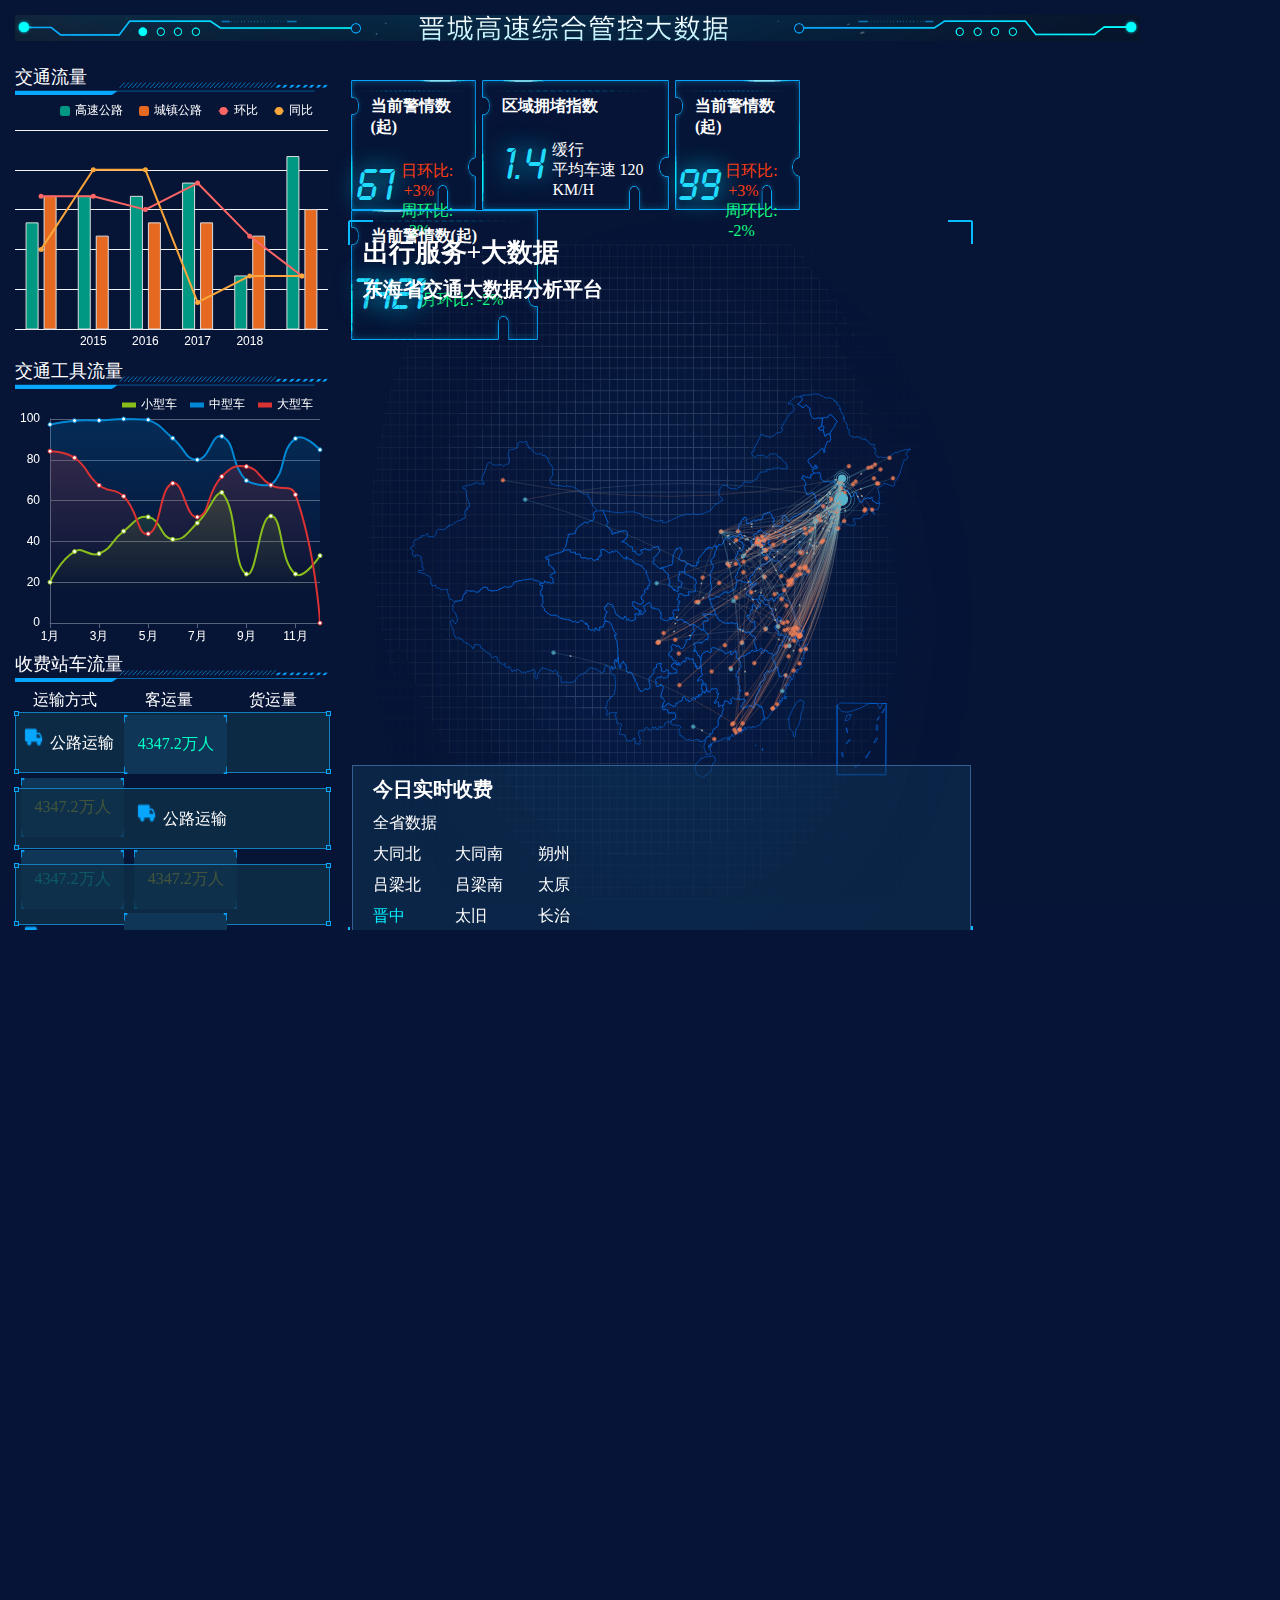
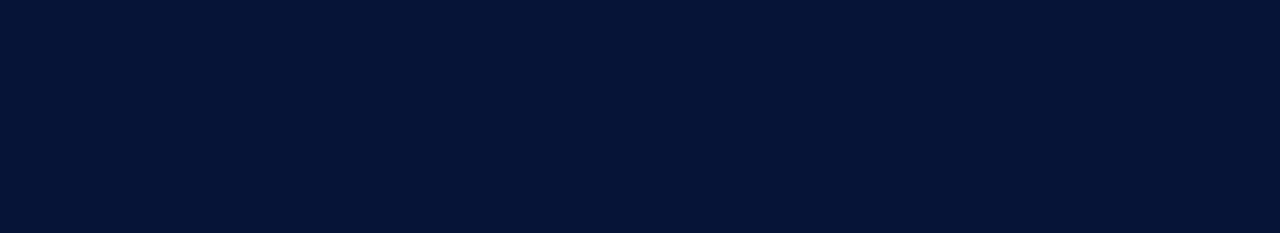
<file: 智慧交通/index.html>
<!doctype html>
<html>
<head>
<meta charset="utf-8">
<title>东海省交通大数据分析平台</title>
<!--设置是否为缩放模式 -->
<meta name="viewport" content="width=device-width, initial-scale=1">
<!-- 新 Bootstrap 核心 CSS 文件 --> 
<link rel="stylesheet" type="text/css" href="https://apps.bdimg.com/libs/bootstrap/3.3.4/css/bootstrap.css">
<!-- jQuery文件。务必在bootstrap.min.js 之前引入 --> 
<script src="js/jquery.min.js"></script>
<!-- 最新的 Bootstrap 核心 JavaScript 文件 --> 
<script src="js/bootstrap.min.js"></script>
<!--echarts JS-->
<script src="js/echarts.min.js"></script>
<!-- 轮播swiper文件 -->
<link rel="stylesheet" type="text/css" href="css/swiper.min.css">
<script src="js/swiper.min.js"></script>
<!--界面样式-->
<script src="js/visual.js"></script>
<script src="js/china.js"></script>
<script src="js/chartMap.js"></script>
<link rel="stylesheet" type="text/css" href="css/visual.css">

</head>
<body class="ksh">
	<div id="load">
		<div class="load_img"><!-- 加载动画 -->
			<img class="jzxz1" src="images/jzxz1.png">
			<img class="jzxz2" src="images/jzxz2.png">
		</div>
	</div>
	<div class="head_top">
		<img class="img-responsive" src="images/jcdsj_logo.gif">
		
	</div>
	<div class="visual">
		<div class="visual_left">
			<div class="visual_box">
				<div class="visual_title">
					<span>交通流量</span>
					<img src="images/ksh33.png">
				</div>
				<div class="visual_chart" id="main1">
					
				</div>
			</div>
			<div class="visual_box">
				<div class="visual_title">
					<span>交通工具流量</span>
					<img src="images/ksh33.png">
				</div>
				<div class="visual_chart" id="main2">
					
				</div>
			</div>
			<div class="visual_box">
				<div class="visual_title">
					<span>收费站车流量</span>
					<img src="images/ksh33.png">
				</div>
				<div class="visual_chart sfzcll">
					<a>运输方式</a>
					<a>客运量</a>
					<a>货运量</a>
					<div class="sfzcll_pos_box">
						<div class="sfzcll_box">
							<img class="sfzcll_bkJk" src="images/ksh34.png">
							<img class="sfzcll_bkJk" src="images/ksh34.png">
							<img class="sfzcll_bkJk" src="images/ksh34.png">
							<img class="sfzcll_bkJk" src="images/ksh34.png">
							<label><img src="images/ksh35.png">公路运输</label>
							<div class="sfzcll_smallBk">
								<div class="ygl">
									<span>4347.2万</span>人
								</div>
							</div>
							<div class="sfzcll_smallBk">
								<div class="ygh">
									<span>4347.2万</span>人
								</div>
							</div>
							<div class="clear"></div>
						</div>
						<div class="sfzcll_box">
							<img class="sfzcll_bkJk" src="images/ksh34.png">
							<img class="sfzcll_bkJk" src="images/ksh34.png">
							<img class="sfzcll_bkJk" src="images/ksh34.png">
							<img class="sfzcll_bkJk" src="images/ksh34.png">
							<label><img src="images/ksh35.png">公路运输</label>
							<div class="sfzcll_smallBk">
								<div class="ygl">
									<span>4347.2万</span>人
								</div>
							</div>
							<div class="sfzcll_smallBk">
								<div class="ygh">
									<span>4347.2万</span>人
								</div>
							</div>
							<div class="clear"></div>
						</div>
						<div class="sfzcll_box">
							<img class="sfzcll_bkJk" src="images/ksh34.png">
							<img class="sfzcll_bkJk" src="images/ksh34.png">
							<img class="sfzcll_bkJk" src="images/ksh34.png">
							<img class="sfzcll_bkJk" src="images/ksh34.png">
							<label><img src="images/ksh35.png">公路运输</label>
							<div class="sfzcll_smallBk">
								<div class="ygl">
									<span>4347.2万</span>人
								</div>
							</div>
							<div class="sfzcll_smallBk">
								<div class="ygh">
									<span>4347.2万</span>人
								</div>
							</div>
							<div class="clear"></div>
						</div>
					</div>
					
				</div>
			</div>
		</div>
		<div class="visual_con">
			<div class="visual_conTop">
				<div class="visual_conTop_box visual_conTop1">
					<div>
						<h3>当前警情数(起)</h3>
						<p>67</p>
						<div class="conTop_smil">
							<a class="sz">日环比:<span>+3%</span><i class="fa fa-long-arrow-up"></i></a>
							<a class="xd">周环比:<span>-2%</span><i class="fa fa-long-arrow-down"></i></a>
						</div>
					</div>
				</div>
				<div class="visual_conTop_box visual_conTop2">
					<div>
						<h3>区域拥堵指数</h3>
						<p>1.4</p>
						<div class="conTop_smil">
							<a class="">缓行</a>
							<a class="">平均车速<span>120</span>KM/H</i></a>
						</div>
					</div>
				</div>
				<div class="visual_conTop_box visual_conTop1">
					<div>
						<h3>当前警情数(起)</h3>
						<p>99</p>
						<div class="conTop_smil">
							<a class="sz">日环比:<span>+3%</span><i class="fa fa-long-arrow-up"></i></a>
							<a class="xd">周环比:<span>-2%</span><i class="fa fa-long-arrow-down"></i></a>
						</div>
					</div>
				</div>
				<div class="visual_conTop_box visual_conTop2">
					<div>
						<h3>当前警情数(起)</h3>
						<p>7421</p>
						<div class="conTop_smil">
							<a class="null">null</a>
							<a class="xd">月环比:<span>-2%</span><i class="fa fa-long-arrow-down"></i></a>
						</div>
					</div>
				</div>
				<div class="clear"></div>
			</div>
			<div class="visual_conBot">
				<img class="visual_conBot_l" src="images/ksh42.png">
				<img class="visual_conBot_2" src="images/ksh43.png">
				<img class="visual_conBot_3" src="images/ksh44.png">
				<img class="visual_conBot_4" src="images/ksh45.png">
				<div class="visual_chart_text">
					<h1>出行服务+大数据</h1>
					<h2>东海省交通大数据分析平台</h2>
				</div>
				<div class="visual_chart" id="main8"></div>
				<div class="visual_conBot_bot">
					<div class="visualSssf_left">
						<h3>今日实时收费</h3>
						<a style="display:block">全省数据</a>
						<a>大同北</a>
						<a>大同南</a>
						<a>朔州</a>
						<a>吕梁北</a>
						<a>吕梁南</a>
						<a>太原</a>
						<a class="active">晋中</a>
						<a>太旧</a>
						<a>长治</a>
					</div>
					<div class="visualSssf_right">
						<div class="visualSssf_right_box" id="main5"></div>
						<div class="visualSssf_right_box" id="main6"></div>
						<div class="visualSssf_right_box" id="main7"></div>
					</div>
					<div class="clear"></div>
				</div>
			</div>
		</div>
		<div class="visual_right">
			<div class="visual_box">
				<div class="visual_title">
					<span>本月发生事件</span>
					<img src="images/ksh33.png">
				</div>
				<div class="swiper-container visual_swiper1 visual_chart">
					<div class="swiper-wrapper">
						<div class="swiper-slide"  id="main3"></div>
						<div class="swiper-slide"  id="main31"></div>
					</div>
				</div>
			</div>
			<div class="visual_box visualSfzsfl">
				<div class="visual_title">
					<span>收费站收费量</span>
					<img src="images/ksh33.png">
				</div>
				<div class="visual_chart" id="main9">
					
				</div>
				<div class="visual_table">
						<table>
							<tr>
								<td>小型车</td>
								<td>中型车</td>
								<td>大型车</td>
							</tr>
							<tr>
								<td>2486万</td>
								<td>2486万</td>
								<td>2486万</td>
							</tr>
							<tr>
								<td>2486万</td>
								<td>2486万</td>
								<td>2486万</td>
							</tr>
							<tr>
								<td>2486万</td>
								<td>2486万</td>
								<td>2486万</td>
							</tr>
							<tr>
								<td>2486万</td>
								<td>2486万</td>
								<td>2486万</td>
							</tr>
						</table>
					</div>
			</div>
			<div class="visual_box">
				<div class="visual_title">
					<span>收费站收费排行</span>
					<img src="images/ksh33.png">
				</div>
				<div class="swiper-container visual_swiper2 visual_chart">
					<div class="swiper-wrapper">
						<div class="swiper-slide"  id="main4"></div>
						<div class="swiper-slide"  id="main41"></div>
					</div>
				</div>
			</div>
		</div>
		<div class="clear"></div>
	</div>
	<script type="text/javascript">
		$(function(){
			var a=$('.visualSssf_left a')
			for(var i=0;i<a.length;i++){
				a[i].index=i;
				a[i].onclick=function(){
					for(var i=0;i<a.length;i++){
						a[i].className=''
						}
					this.className='active'
				}
			}

			var sfzcllH=$('.sfzcll_box').height()
			var sfzcllHtwo=sfzcllH-2
			$('.sfzcll_box').css('line-height',sfzcllH+'px')
			$('.sfzcll_smallBk>div').css('line-height',sfzcllHtwo+'px')

			//删除加载动画
			$('#load').fadeOut(1000)
    		setTimeout(function(){    
    			$('#load').remove()
    		}
    		,1100);
		})

	//交通流量
	var myChart1 = echarts.init(document.getElementById('main1'));
    myChart1.setOption(option1);
	//交通工具流量
	var myChart2 = echarts.init(document.getElementById('main2'));
    myChart2.setOption(option2);
    //本月发生事件
	var myChart3 = echarts.init(document.getElementById('main3'));
    myChart3.setOption(option3);
    var myChart31 = echarts.init(document.getElementById('main31'));
    myChart31.setOption(option31);
    var mySwiper1 = new Swiper('.visual_swiper1', {
		autoplay: true,//可选选项，自动滑动
		speed:800,//可选选项，滑动速度
		autoplay: {
		    delay: 5000,//1秒切换一次
		  },
	})
    //收费站收费排行
	var myChart4 = echarts.init(document.getElementById('main4'));
    myChart4.setOption(option4);
    var myChart41 = echarts.init(document.getElementById('main41'));
    myChart41.setOption(option41);
    var mySwiper2 = new Swiper('.visual_swiper2', {
		autoplay: true,//可选选项，自动滑动
		direction : 'vertical',//可选选项，滑动方向
		speed:2000,//可选选项，滑动速度
	})
    //今日实时收费
	var myChart5 = echarts.init(document.getElementById('main5'));
    myChart5.setOption(option5);
    var myChart6 = echarts.init(document.getElementById('main6'));
    myChart6.setOption(option6);
    var myChart7 = echarts.init(document.getElementById('main7'));
    myChart7.setOption(option7);
    //中间地图
	var myChart8 = echarts.init(document.getElementById('main8'));
    myChart8.setOption(option8);
    //收费站收费量
	var myChart9 = echarts.init(document.getElementById('main9'));
    myChart9.setOption(option9);
	</script>
</body>
</html>
</file>
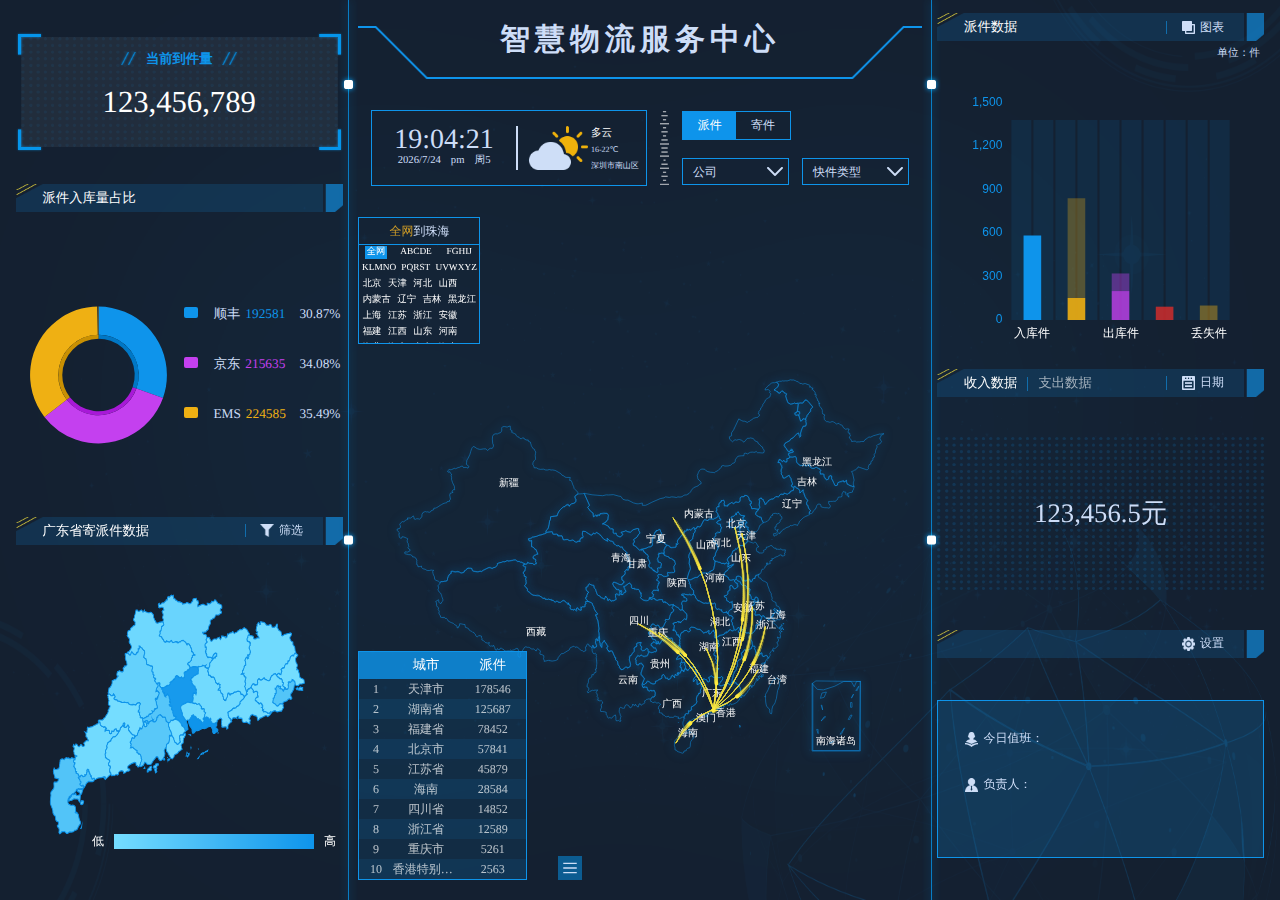
<file: 智慧物流/index.html>
<!DOCTYPE html>
<html lang="en">

<head>
    <meta charset="UTF-8">
    <meta http-equiv="X-UA-Compatible" content="IE=edge,chrome=1">
    <meta name="renderer" content="webkit">
    <meta name="viewport" content="width=device-width,initial-scale=1.0,user-scalable=no">

    <script type="text/javascript" src="js/rem.js"></script>
    <link rel="stylesheet" href="css/style.css">
    <title>智慧物流服务中心-首页</title>
</head>

<body style="visibility: hidden;">
    <div class="container-flex" tabindex="0" hidefocus="true">
        <div class="box-left">
            <div class="left-top">
                <div class="current-num">
                    <div>当前到件量</div>
                    <p>123,456,789</p>
                </div>
            </div>
            <div class="left-center">
                <div class="title-box">
                    <h6>派件入库量占比</h6>
                </div>
                <div class="chart-box pie-chart">
                    <div id="pie"></div>
                    <div>
                        <div class="pie-data">

                        </div>
                    </div>
                </div>
            </div>
            <div class="left-bottom" class="select">
                <div class="title-box">
                    <h6>广东省寄派件数据</h6>
                    <img class="line-img" src="images/line-blue.png" alt="">
                    <button id="filBtn"><img src="images/select_icon.png" alt="">筛选</button>
                </div>
                <div class="chart-box">
                    <div class="filter-con" id="filCon" data-type="1">
                        <div class="select" tabindex="0" hidefocus="true">
                            <div class="select-div">
                                派件
                            </div>
                            <ul class="select-ul">
                                <li class="active" data-value="1">派件</li>
                                <li data-value="2">寄件</li>
                            </ul>
                        </div>
                        <div class="select" tabindex="0" hidefocus="true">
                            <div class="select-div">
                                公司
                            </div>
                            <ul class="select-ul company">
                                <li class="active" data-value="">公司</li>
                                <li data-value="1">顺丰</li>
                                <li data-value="2">京东</li>
                                <li data-value="2">EMS</li>
                            </ul>
                        </div>
                        <div class="select" tabindex="0" hidefocus="true">
                            <div class="select-div">
                                快件类型
                            </div>
                            <ul class="select-ul">
                                <li class="active" data-value="">快件类型</li>
                                <li data-value="0">文件</li>
                                <li data-value="1">物品</li>
                            </ul>
                        </div>
                    </div>
                    <div id="gdMap" class="gd-map"></div>
                </div>
            </div>
        </div>
        <div class="box-center">
            <div class="center-top">
                <h1>智慧物流服务中心</h1>
            </div>
            <div class="center-center">
                <div class="weather-box">
                    <div class="data">
                        <p class="time" id="time">00:00:00</p>
                        <p id="date"></p>
                    </div>
                    <div class="weather">
                        <img id="weatherImg" src="images/weather/weather_img01.png" alt="">
                        <div id="weather">
                            <p class="active">多云</p>
                            <p>16-22℃</p>
                            <p>深圳市南山区</p>
                        </div>
                    </div>
                </div>
                <img src="images/line_bg.png" alt="">
                <div class="select-box">
                    <ul id="barType">
                        <li class="active" data-value="1">派件</li>
                        <li data-value="2">寄件</li>
                    </ul>
                    <div data-type="2">
                        <div class="select" tabindex="0" hidefocus="true">
                            <div class="select-div">
                                公司
                            </div>
                            <ul class="select-ul company">
                                <li class="active" data-value="">公司</li>
                                <li data-value="1">顺丰</li>
                                <li data-value="2">京东</li>
                                <li data-value="2">EMS</li>
                            </ul>
                        </div>
                        <div class="select" tabindex="0" hidefocus="true">
                            <div class="select-div">
                                快件类型
                            </div>
                            <ul class="select-ul">
                                <li class="active" data-value="">快件类型</li>
                                <li data-value="0">文件</li>
                                <li data-value="1">物品</li>
                            </ul>
                        </div>
                    </div>
                </div>
            </div>
            <div class="center-bottom">
                <div class="chart-box">
                    <div id="chart4" style="width:100%;height:95%;"></div>
                </div>
                <div class="city-data">
                    <div class="city-box">
                        <p id="titleQ"><span>全网</span>到珠海</p>
                        <ul class="city-btn" data-city="1">
                            <li class="active">全网</li>
                            <li>ABCDE</li>
                            <li>FGHIJ</li>
                            <li>KLMNO</li>
                            <li>PQRST</li>
                            <li>UVWXYZ</li>
                        </ul>
                        <ul class="city-div" id="city">

                        </ul>
                    </div>
                    <ul class="ranking-box">
                        <li><span></span>
                            <p>城市</p>
                            <p>派件</p>
                        </li>
                        <!--                        <li><span>1</span><p>上海</p><p>1sss25(万件)</p></li>-->
                    </ul>
                    <div class="enlarge-box">
                        <button class="enlarge-btn" id="fangda"></button>
                        <ul class="modal-btn">
                            <li>
                                <div></div>1</li>
                            <li>
                                <div></div>2</li>
                            <li>
                                <div></div>3</li>
                            <li>
                                <div></div>4</li>
                            <li>
                                <div></div>5</li>
                            <li>
                                <div></div>6</li>
                        </ul>
                    </div>
                </div>
            </div>

        </div>
        <div class="box-right">
            <div class="right-top">
                <div class="title-box">
                    <h6 id="barTitle">派件数据</h6>
                    <img class="line-img" src="images/line-blue.png" alt="">
                    <button data-state=1 id="tabBtn"><img src="images/chart_icon.png" alt=""><span>图表</span></button>
                </div>
                <p class="unit">单位：件</p>
                <div class="chart-box">
                    <div id="chart3" style="width:100%;height:100%;"></div>
                </div>
                <div class="data-box" style="display:none;">
                    <table class="table1">
                        <tr>
                            <td>入库件</td>
                            <td colspan="3" class="table-data dph-data1">0</td>
                        </tr>
                        <tr class="bg-color">
                            <td rowspan="2">在库件</td>
                            <td rowspan="2" class="table-data dph-data2">0</td>
                            <td>正常件</td>
                            <td class="table-data dph-data3">0</td>
                        </tr>
                        <tr class="bg-color">
                            <td>滞留件</td>
                            <td class="table-data dph-data5">0</td>
                        </tr>
                        <tr>
                            <td rowspan="2">出库件</td>
                            <td rowspan="2" class="dph-data6">0</td>
                            <td>派送件</td>
                            <td class="table-data dph-data7">0</td>
                        </tr>
                        <tr>
                            <td>自提件</td>
                            <td class="table-data dph-data8">0</td>
                        </tr>
                        <tr class="bg-color">
                            <td>退签件</td>
                            <td colspan="3" class="table-data dph-data9">0</td>
                        </tr>
                        <tr>
                            <td>丢失件</td>
                            <td colspan="3" class="table-data dph-data4">0</td>
                        </tr>
                    </table>
                    <table class="table1" style="display:none;">
                        <tr>
                            <td>入库件</td>
                            <td colspan="3" class="table-data mail-data1">1</td>
                        </tr>
                        <tr class="bg-color">
                            <td rowspan="2">在库件</td>
                            <td rowspan="2" class="table-data mail-data2">1</td>
                            <td>正常件</td>
                            <td class="table-data mail-data7">1</td>
                        </tr>
                        <tr class="bg-color">
                            <td>滞留件</td>
                            <td class="table-data mail-data4">1</td>
                        </tr>

                        <tr>
                            <td>出库件</td>
                            <td colspan="3" class="mail-data6">1</td>
                        </tr>
                        <tr class="bg-color">
                            <td>丢失件</td>
                            <td colspan="3" class="mail-data3">1</td>
                        </tr>
                        <tr>
                            <td>撤销件</td>
                            <td colspan="3" class="table-data mail-data5">1</td>
                        </tr>
                    </table>
                </div>
            </div>
            <div class="right-center">
                <div class="title-box">
                    <p id="switchBtn"><span class="active" data-dataType="income">收入数据</span><img class="line-img" src="images/line-blue.png" alt=""><span data-dataType="expend">支出数据</span></p>
                    <img class="line-img" src="images/line-blue.png" alt="">
                    <button id="dateBtn"><img src="images/data_icon.png" alt="">日期</button>
                </div>
                <div class="data-box">
                    <p class="data-number" id="totalProfit">123,456.5元</p>
                    <div class="time-box" id="timeBox">
                        <div class="time-div">
                            <input class="time-input" type="text" value="" id="startTime">
                            <img src="images/selsct_time.png" alt="">
                        </div>
                        <div class="time-div end">
                            <input class="time-input" type="text" value="" id="endTime">
                            <img src="images/selsct_time.png" alt="">
                        </div>
                    </div>
                </div>
            </div>
            <div class="right-bottom">
                <div class="title-box">
                    <button id="setBtn"><img src="images/settings_icon.png" alt="">设置</button>
                </div>
                <div class="data-box">
                    <div class="settings-box">
                        <p><img src="images/teacher_icon.png" alt="">今日值班：<span id="name_a"></span><span id="date_a"></span></p>
                        <p><img src="images/people_iocn.png" alt="">负责人：<span id="lea_a"></span></p>
                    </div>
                </div>
            </div>
        </div>
    </div>
    <div class="container">
        <div class="pop-up">
            <span class="close-pop"></span>
            <h2 class="title">当前到件量</h2>
            <div class="pop-data-box">
                <p>123,456,789</p>
            </div>
        </div>

        <div class="pop-up">
            <span class="close-pop"></span>
            <h2 class="title">派件入库量占比</h2>
            <div class="chart-box pie-chart">
                <div id="pie1"></div>
                <div>
                    <div class="pie-data">
                    </div>
                </div>
            </div>
        </div>

        <div class="pop-up">
            <span class="close-pop"></span>
            <h2 class="title">广东省寄派件数据 </h2>
            <div class="filter-con pop-filter" style="display:flex" data-type="3">
                <div class="select" tabindex="0" hidefocus="true">
                    <div class="select-div">
                        派件
                    </div>
                    <ul class="select-ul">
                        <li class="active" data-value="1">派件</li>
                        <li data-value="2">寄件</li>
                    </ul>
                </div>
                <div class="select" tabindex="0" hidefocus="true">
                    <div class="select-div">
                        公司
                    </div>
                    <ul class="select-ul company">
                        <li class="active" data-value="">公司</li>
                        <li data-value="1">顺丰</li>
                        <li data-value="2">京东</li>
                        <li data-value="2">EMS</li>
                    </ul>
                </div>
                <div class="select" tabindex="0" hidefocus="true">
                    <div class="select-div">
                        快件类型
                    </div>
                    <ul class="select-ul">
                        <li class="active" data-value="">快件类型</li>
                        <li data-value="0">文件</li>
                        <li data-value="1">物品</li>
                    </ul>
                </div>
            </div>
            <div class="chart-box pop-chart">
                <div id="gdMaps" class="gd-map"></div>
            </div>
        </div>

        <div class="pop-up">
            <span class="close-pop"></span>
            <div class="filter-con pop-filters" style="display:flex" data-type="4">
                <div class="select-pop" tabindex="0" hidefocus="true">
                    <ul id="barTypes">
                        <li class="active" data-value="1">派件</li>
                        <li data-value="2">寄件</li>
                    </ul>
                </div>
                <div class="select" tabindex="0" hidefocus="true">
                    <div class="select-div">
                        公司
                    </div>
                    <ul class="select-ul company">
                        <li class="active" data-value="">公司</li>
                        <li data-value="1">顺丰</li>
                        <li data-value="2">京东</li>
                        <li data-value="2">EMS</li>
                    </ul>
                </div>
                <div class="select" tabindex="0" hidefocus="true">
                    <div class="select-div">
                        快件类型
                    </div>
                    <ul class="select-ul">
                        <li class="active" data-value="">快件类型</li>
                        <li data-value="0">文件</li>
                        <li data-value="1">物品</li>
                    </ul>
                </div>
            </div>
            <div class="cont-div">
                <div class="chart-box pop-charts">
                    <div id="chart4s" style="width:100%;height:95%;"></div>
                </div>
            </div>
            <div class="cont-div">
                <h2 class="title" id="barTitles">派件数据</h2>
                <button class="btn-class" data-state=1 id="tabBtns"><img src="images/chart_icon.png" alt=""><span>图表</span></button>
                <div class="chart-box pop-chart">
                    <div id="chart3s" style="width:100%;height:90%;"></div>
                </div>
                <div class="data-box" style="top:25%;width:8.6rem;display:none;">
                    <table class="table2">
                        <tr>
                            <td>入库件</td>
                            <td colspan="3" class="table-data dph-data1">0</td>
                        </tr>
                        <tr class="bg-color">
                            <td rowspan="2">在库件</td>
                            <td rowspan="2" class="table-data dph-data2">0</td>
                            <td>正常件</td>
                            <td class="table-data dph-data3">0</td>
                        </tr>
                        <tr class="bg-color">
                            <td>滞留件</td>
                            <td class="table-data dph-data5">0</td>
                        </tr>
                        <tr>
                            <td rowspan="2">出库件</td>
                            <td rowspan="2" class="dph-data6">0</td>
                            <td>派送件</td>
                            <td class="table-data dph-data7">0</td>
                        </tr>
                        <tr>
                            <td>自提件</td>
                            <td class="table-data dph-data8">0</td>
                        </tr>
                        <tr class="bg-color">
                            <td>退签件</td>
                            <td colspan="3" class="table-data dph-data9">0</td>
                        </tr>
                        <tr>
                            <td>丢失件</td>
                            <td colspan="3" class="table-data dph-data4">0</td>
                        </tr>
                    </table>
                    <table class="table2" style="display:none;">
                        <tr>
                            <td>入库件</td>
                            <td colspan="3" class="table-data mail-data1">0</td>
                        </tr>
                        <tr class="bg-color">
                            <td rowspan="2">在库件</td>
                            <td rowspan="2" class="table-data mail-data2">0</td>
                            <td>正常件</td>
                            <td class="table-data mail-data7">0</td>
                        </tr>
                        <tr class="bg-color">
                            <td>滞留件</td>
                            <td class="table-data mail-data4">0</td>
                        </tr>

                        <tr>
                            <td>出库件</td>
                            <td colspan="3" class="mail-data6">0</td>
                        </tr>
                        <tr class="bg-color">
                            <td>丢失件</td>
                            <td colspan="3" class="mail-data3">0</td>
                        </tr>
                        <tr>
                            <td>撤销件</td>
                            <td colspan="3" class="table-data mail-data5">0</td>
                        </tr>
                    </table>
                </div>
            </div>
            <div class="cont-div">
                <h2 class="title" id="titles"></h2>
                <button class="btn-class" id="dateBtns"><img src="images/data_icon.png" alt="">日期</button>
                <div class="data-box  pop-time">
                    <div class="time-box" id="timeBoxs">
                        <div class="time-div">
                            <input class="time-input" type="text" value="" id="startTimes">
                            <img src="images/selsct_time.png" alt="">
                        </div>
                        <div class="time-div end">
                            <input class="time-input" type="text" value="" id="endTimes">
                            <img src="images/selsct_time.png" alt="">
                        </div>
                    </div>
                </div>
                <div class="pop-data-box" id="totalProfits">
                    <p></p>
                </div>
            </div>
            <div class="pop-data">
                <div class="city-data">
                    <div class="city-box">
                        <p id="titleQs"><span>全网</span>到珠海</p>
                        <ul class="city-btn" data-city="2">
                            <li class="active">全网</li>
                            <li>ABCDE</li>
                            <li>FGHIJ</li>
                            <li>KLMNO</li>
                            <li>PQRST</li>
                            <li>UVWXYZ</li>
                        </ul>
                        <ul class="city-div" id="citys">

                        </ul>
                    </div>
                    <ul class="ranking-box">
                        <li><span></span>
                            <p>城市</p>
                            <p>派件</p>
                        </li>
                        <!--                        <li><span>1</span><p>上海</p><p>1sss25(万件)</p></li>-->
                    </ul>

                </div>
            </div>
        </div>
        <div class="pop-up">
            <span class="close-pop"></span>
            <h2 class="title">设置</h2>
            <div class="set-div">
                <div class="set-box">
                    <label class="four-f" for="">排班日期</label>
                    <div class="time-div">
                        <input class="time-input" type="text" value="" id="times">
                        <img src="images/selsct_time.png" alt="">
                    </div>
                </div>
                <div class="set-box">
                    <label for="">值班人</label>
                    <input type="text" value="">
                    <button class="plus" id="addT"></button>
                    <button class="mineus" id="mineusT" style="display:none;"></button>
                </div>
                <div class="set-box">
                    <label for="">负责人</label>
                    <input type="text" value="">
                    <button class="plus" id="addL"></button>
                    <button class="mineus" id="mineusL" style="display:none;"></button>
                    <button class="add-btn" id="addSet"><img src="images/plus.png" alt="">添加</button>
                </div>
                <table class="table3">
                    <thead>
                        <tr>
                            <th>值班人</th>
                            <th>排班日期</th>
                            <th>负责人</th>
                            <th>操作</th>
                        </tr>
                    </thead>
                    <tbody id="tList">
<!--
                        <tr>
                            <td colspan="4">
                                <p style="width:9.6rem;">暂无数据</p>
                            </td>
                        </tr>
-->
                   <tr>
                       <td>1</td>
                       <td>1</td>
                       <td>1</td>
                       <td>1</td>
                   </tr>
                   <tr>
                       <td>1</td>
                       <td>1</td>
                       <td>1</td>
                       <td>1</td>
                   </tr>
                   <tr>
                       <td>1</td>
                       <td>1</td>
                       <td>1</td>
                       <td>1</td>
                   </tr>
                   <tr>
                       <td>1</td>
                       <td>1</td>
                       <td>1</td>
                       <td>1</td>
                   </tr>
                   <tr>
                       <td>1</td>
                       <td>1</td>
                       <td>1</td>
                       <td>1</td>
                   </tr>
                   <tr>
                       <td>1</td>
                       <td>1</td>
                       <td>1</td>
                       <td>1</td>
                   </tr>
                   <tr>
                       <td>1</td>
                       <td>1</td>
                       <td>1</td>
                       <td>1</td>
                   </tr>
                    </tbody>
                </table>
                <div class="pages-div" class="mineus">
                    <button class="prev"></button>
                    <p id="page"><span>0</span>/<span>0</span></p>
                    <button class="next"></button>
                    <input type="number">
                    <button class="skip">跳转</button>
                </div>
            </div>
            <div class="tishi">日期已存在!</div>
            <div class="edit-div" style="display:none;">
                <h4>编辑</h4>
                <span class="close-edit"></span>
                <div class="set-box">
                    <label for="">值班人</label>
                    <input class="input-edit" id="editT" type="text" value="">
                </div>
                <div class="set-box">
                    <label for="">负责人</label>
                    <input class="input-edit" id="editL" type="text" value="">
                </div>
                <div class="set-box edit-box">
                    <button id="qxEdit">取消</button>
                    <button id="qdEdit">确定</button>
                </div>
            </div>
        </div>
    </div>
</body>
<script type="text/javascript" src="js/jquery-3.3.1.min.js"></script>
<script type="text/javascript" src="js/layer/layer.min.js"></script>
<script type="text/javascript" src="js/layer/laydate/laydate.js"></script>
<script type="text/javascript" src="js/echarts.min.js"></script>
<script type="text/javascript" src="js/china.js"></script>
<script type="text/javascript" src="js/data/guangdong.js"></script>
<script type="text/javascript" src="js/base.js"></script>
<script type="text/javascript">
    $('document').ready(function () {
        $("body").css('visibility', 'visible');
        var localData = [$('#teacher').val(), $('#start').val() + '/' + $('#end').val(), $('#leader').val()]
        localStorage.setItem("data", localData);
        $('#conBtn').on('click', function () {
            localData = [$('#teacher').val(), $('#start').val() + '/' + $('#end').val(), $('#leader').val()]
            if (typeof (Storage) !== "undefined") {
                localStorage.setItem("data", localData);
                var arr = localStorage.getItem("data").split(',');
                $('#name_a').html(arr[0]);
                $('#date_a').html(arr[1]);
                $('#lea_a').html(arr[2]);
            }
        })
        $('#fangda').on('click', function () {
            if ($(this).siblings('ul').is(":hidden")) {
                $(this).addClass('active').siblings('ul').show();
            } else {
                $(this).removeClass('active').siblings('ul').hide();
            }
        })

        $('.modal-btn>li').on('click', function () {
            var index = $(this).index();
            if (index <= 2) {
                $('.container').attr('style', 'visibility: visible').find('.pop-up').eq(index).attr('style', 'visibility: visible').siblings().attr('style', 'visibility: hidden');
            } else if (index > 2 && index < 5) {
                $('.container').attr('style', 'visibility: visible').find('.pop-up').eq(3).attr('style', 'visibility: visible').siblings().attr('style', 'visibility: hidden');
                if (index != 3) {
                    $('.pop-data .ranking-box').hide();
                } else {
                    $('.pop-data .ranking-box').show();
                }
                $('.cont-div').eq(index - 3).attr('style', 'visibility: visible').siblings('.cont-div').attr('style', 'visibility: hidden');
            } else if (index == 5) {
                $('.container').attr('style', 'visibility: visible').find('.pop-up').eq(3).attr('style', 'visibility: visible').siblings().attr('style', 'visibility: hidden');
                $('.pop-data .ranking-box').hide();
                if ($('#switchBtn').find('.active').data('datatype') == "income") {
                    $('#titles').html('收入数据');
                    $('#totalProfits').html('123,456.5元');
                    $('.cont-div').eq(2).attr('style', 'visibility: visible').siblings('.cont-div').attr('style', 'visibility: hidden');
                } else if ($('#switchBtn').find('.active').data('datatype') == 'expend') {
                    $('#titles').html('支出数据');
                    $('#totalProfits').html('32,111.4元');
                    $('.cont-div').eq(2).attr('style', 'visibility: visible').siblings('div').attr('style', 'visibility: hidden');
                }
            }
        })
    })
</script>



</html>
</file>
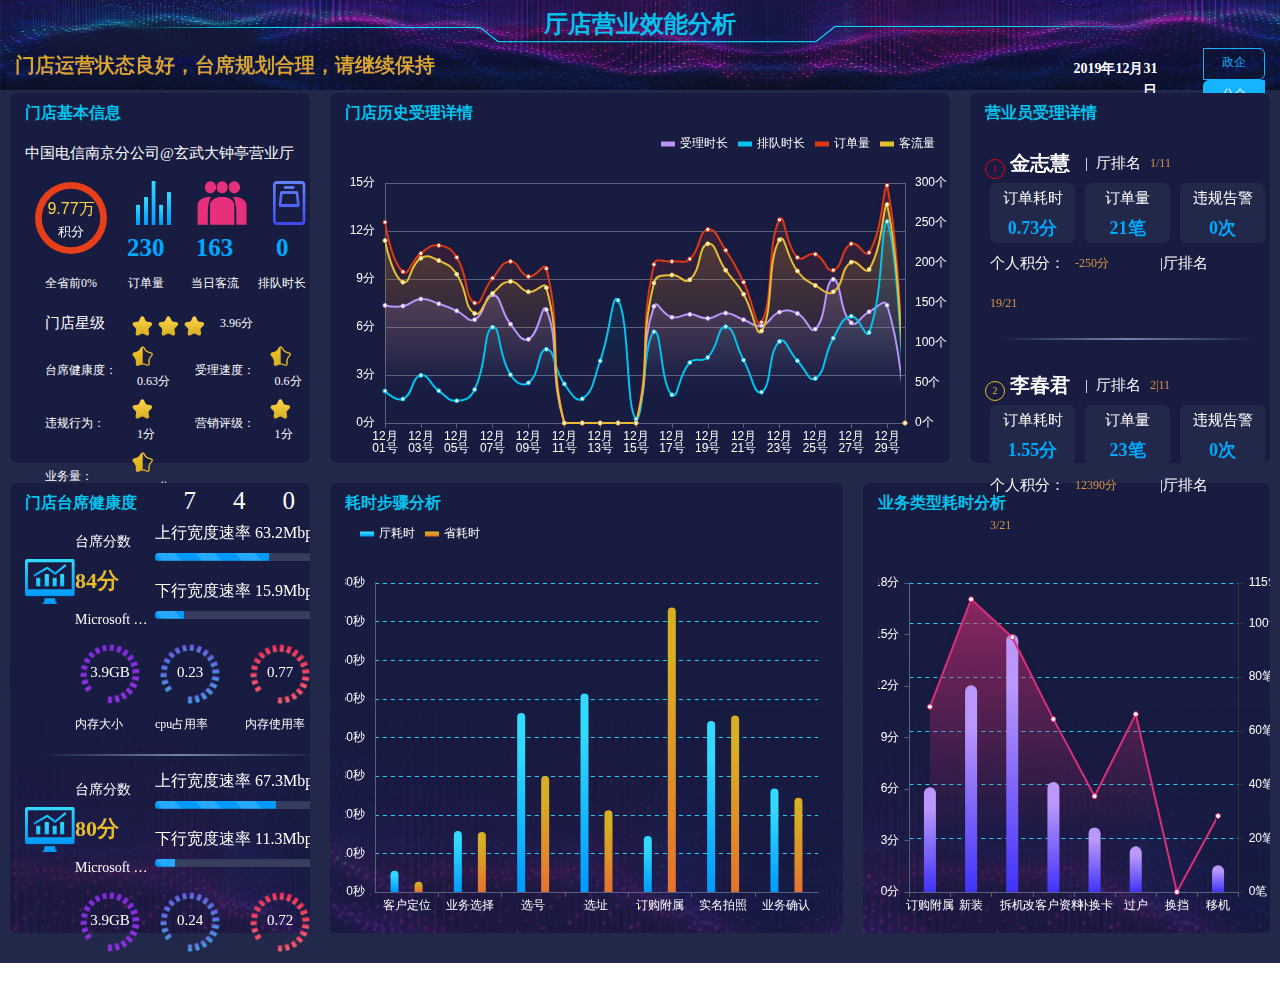
<file: 智慧大厅/page/index.html>
<!DOCTYPE html PUBLIC "-//W3C//DTD HTML 4.01 Transitional//EN" "http://www.w3.org/TR/html4/loose.dtd">
<html>							
<head> 
    <title>厅店效能分析</title>
    <meta charset="utf-8">
    <meta http-equiv="X-UA-Compatible" content="IE=edge">
    <meta name="viewport" content="width=device-width,initial-scale=1">
    <meta http-equiv="Content-Security-Policy" content="upgrade-insecure-requests">
    <link href="../static/js/pluginsPackage/bootstrap-3.3.0/bootstrap.css" rel="stylesheet" type="text/css"></link>
    <link href="../static/js/pluginsPackage/swiper/swiper.min.css" rel="stylesheet" type="text/css">
    <link href="../static/css/style.css" rel="stylesheet" type="text/css"></link>
	  <link href="../static/css/office_efficiency_index.css" rel="stylesheet" type="text/css"></link>
	  <script type="text/javascript">
      //埋点全局变量
      var gDataGather={
          systemCode:"dataanalysis",
          systemName:"CRM数据分析",
          moduleCode:"dataanalysis-m001",
          moduleName:"稳定运营",
          pageCode:"dataanalysis-m001-p0007",
          pageName:"厅店效能分析",
          param:"{}"
      }
   </script>
</head> 
<body>
    <div class="container-fluid container-bg office-efficiency-index">
	    <div class="row  office-header">
	        <div class="col-sm-12 col-md-12 pd  title-info">厅店营业效能分析</div>
	        <div class="col-sm-5  col-md-5 pd analysis-info">XXXX-XXXX</div>
	        <div class="col-sm-7  col-md-7 pd analysis-filter">
              <table style="width:100%;height:48px;">
	              <tr>
	                  <td style="width:70%;text-align:right;">
	                  </td>
	                  <td style="width:15%;text-align:right;padding-left:10px;color:#fff;font-size:14px;font-weight:bold;" id="td-data-date">
	                     <!-- <input type="text" id="data-date" name="dataDate" class="form-control" style="width:100px;"/> -->
	                  </td>
	                  <td style="width:15%;">
	                     <div class="cust-type-default right" type="2">政企</div>
                         <div class="cust-type-default left active" type="1">公众</div>
	                  </td>
	              </tr>
              </table>
	        </div>
	        <!--地域渠道条件选择-->
	        <div id="select-group-channel-tablebar" class="select-group-channel-tablebar">
				 <div class="row">
			       <div class="col-sm-2  col-md-2 pd" style="color:#fff;height:40px;line-height:35px;margin-top:15px;text-align:right;width:110px;font-size:15px;">地域选择：</div>
			       <div class="col-sm-4  col-md-4 pd" style="height:40px;margin-top:15px;">
			           <input type="text" id="selectCity" name="cityCode" class="form-control" style="width:150px;"/>
			       </div>
			       <div class="col-sm-2  col-md-2 pd" style="color:#fff;height:40px;line-height:35px;margin-top:15px;text-align:right;width:110px;font-size:15px;">区域选择：</div>
			       <div class="col-sm-4  col-md-4 pd" style="height:40px;margin-top:15px;">
			           <input type="text" id="selectCounty" name="countyCode" class="form-control" style="width:150px;"/>
			       </div>
				 </div>
				 <div class="row">
				      <div class="col-sm-2  col-md-2 pd" style="color:#fff;height:40px;line-height:35px;margin-top:15px;text-align:right;width:110px;font-size:15px;">渠道名称：</div>
				      <div class="col-sm-6  col-md-6 pd" style="height:40px;margin-top:15px;">
				         <input type="text" id="channel_name" name="channelName" class="form-control" style="width:330px;" placeHolder=""/>
				      </div>
				      <div class="col-sm-4  col-md-4 pd" style="height:40px;margin-top:15px;text-align:center;">
				          <button type="button" class="btn btn-info btn-sm" style="height:35px;width:70px;margin-left:10px;background:#181C41;" onclick="doQueryChannelName();">查询</button>
				          <button type="button" class="btn btn-info btn-sm" style="height:35px;width:70px;background:#282C55;" onclick="doRestChannelName();">重置</button>	
				     </div>
				 </div>
		    </div>
	    </div>
	    <div class="row  office-header-content">
	         <div class="col-sm-3 col-md-3 pd">
	            <div  class="col-info">
	               <div class="title">门店基本信息</div>
	               <div class="content base-info" id="base-info">
	                 <table>
	                    <tr>
                           <td colspan="4"><div class="channel-name">XXXX</div></td>
                        </tr>
	                    <tr>
	                       <td rowspan="2"><div id="integral_echart" class="integral-echart"></div></td>
	                       <td><div class="ding-dan-bg"></div></td>
	                       <td><div class="ke-liu-bg"></div></td>
	                       <td><div class="pai-dui-ji-bg"></div></td>
	                    </tr>
	                    <tr>
					       <td><div class="liang-shu-zhi" type="dingdanVal">--</div></td>
					       <td><div class="liang-shu-zhi" type="custNumVal">--</div></td>
					       <td><div class="liang-shu-zhi" type="lineUpVal">--</div></td>
						</tr>
						<tr class="td-shu-zhi">
						   <td class="popval">全省前5%</td>
						   <td>订单量</td>
						   <td>当日客流</td>
						   <td>排队时长</td>
						</tr>
						<tr>
						    <td><div class="channel-star-level">门店星级</div></td>
						    <td colspan="3"  class="chanenl-star">
						       <img src="../static/images/star1.png" style="width:21px;height:20px;"/>
						       <img src="../static/images/star1.png" style="width:21px;height:20px;"/>
						       <img src="../static/images/star1.png" style="width:21px;height:20px;"/>
						       <img src="../static/images/star1.png" style="width:21px;height:20px;"/>
						       <img src="../static/images/star1.png" style="width:21px;height:20px;"/>
						       <div class="channel-total-score">--分</div>
						    </td>
						</tr>
						<tr>
					      <td class="label-name">台席健康度：</td>
					      <td class="label-value  device-score">
					         <img src="../static/images/star1.png"/>
					         <div class="score-val">1分</div>
					      </td>
					      <td class="label-name">受理速度：</td>
					      <td class="label-value avgtime">
					        <img src="../static/images/star1.png"/>
					        <div class="score-val">1分</div>
					      </td>
					    </tr>
					    <tr>
					       <td class="label-name">违规行为：</td>
					       <td class="label-value weigui">
					         <img src="../static/images/star1.png"/>
					         <div class="score-val">1分</div>
					       </td>
					       <td class="label-name">营销评级：</td>
					       <td class="label-value yingxiao">
					         <img src="../static/images/star1.png"/>
					         <div class="score-val">1分</div>
					       </td>
					   </tr>
					   <tr>
					      <td class="label-name">业务量：</td>
					      <td class="label-value yewuliang">
					        <img src="../static/images/star1.png"/>
					        <div class="score-val">1分</div>
					      </td>
					      <td></td>
					      <td></td>
					   </tr>
	                 </table>
	               </div>
	            </div>
	         </div>
	         <div class="col-sm-6 col-md-6 pd">
	            <div  class="col-info">
	               <div class="title">门店历史受理详情 </div>
	               <div class="content" id="channel_handle_detail"></div>
	            </div>
	         </div>
	         <div class="col-sm-3 col-md-3 pd">
	            <div  class="col-info">
	               <div class="title">营业员受理详情</div>
	               <div class="content staff-info" id="staff-info">
	               </div>
	            </div>
	         </div>
	         <div class="col-sm-3 col-md-3 pd device-info-col">
	            <div  class="col-info">
	               <div class="title">门店台席健康度</div>
	               <div class="title-icon">
	                  <div class="device-alarm"><svg class="icon" aria-hidden="true"><use xlink:href="#icongaojing2"></use></svg><span type="grayGrade">0</span></div>
	                  <div class="device-alarm"><svg class="icon" aria-hidden="true"><use xlink:href="#icongaojing1"></use></svg><span type="redGrade">0</span></div>
	                  <div class="device-alarm"><svg class="icon" aria-hidden="true"><use xlink:href="#icongaojing"></use></svg><span type="greenGrade">0</span></div>
	               </div>
	               <div class="content deviceInfo" id="device-info">
	               </div>
	            </div>
	         </div>
	         <div class="col-sm-5 col-md-5 pd time-step-col">
	            <div  class="col-info">
	               <div class="title">耗时步骤分析</div>
	               <div class="content" id="time-step-detial"></div>
	            </div>
	         </div>
	         <div class="col-sm-4 col-md-4 pd business-type-time-col">
	            <div  class="col-info">
	               <div class="title">业务类型耗时分析</div>
	               <div class="content" id="business-type-time-detial"></div>
	            </div>
	         </div>
	    </div>
    </div>
    <!--特效动画效果-->
	<div id="query-page-data" style="display:none" onclick="loadPageData()"  sa-gatherClick="true" elementCode="dataanalysis-m001-p0007-e00001"  elementName="查询数据"></div>
	<script src="../static/js/pluginsPackage/jquery/jquery.1.11.3.min.js" type="text/javascript" charset="utf-8"></script>
	<script src="../static/js/pluginsPackage/bootstrap-3.3.0/bootstrap.js" type="text/javascript" charset="utf-8"></script>
  <script src="../static/js/pluginsPackage/bootstrap-3.3.0/respond.js" type="text/javascript" charset="utf-8"></script>
	<script src="../static/js/pluginsPackage/swiper/swiper.min.js" type="text/javascript" charset="utf-8"></script>
	<script src="../static/js/pluginsPackage/echarts/echarts.min.js" type="text/javascript" charset="utf-8"></script>
	<script src="../static/js/office_efficiency_data.js" type="text/javascript" charset="utf-8"></script>
  <script src="../static/js/office_efficiency_index.js" type="text/javascript" charset="utf-8"></script>
</body>
</html>
</file>
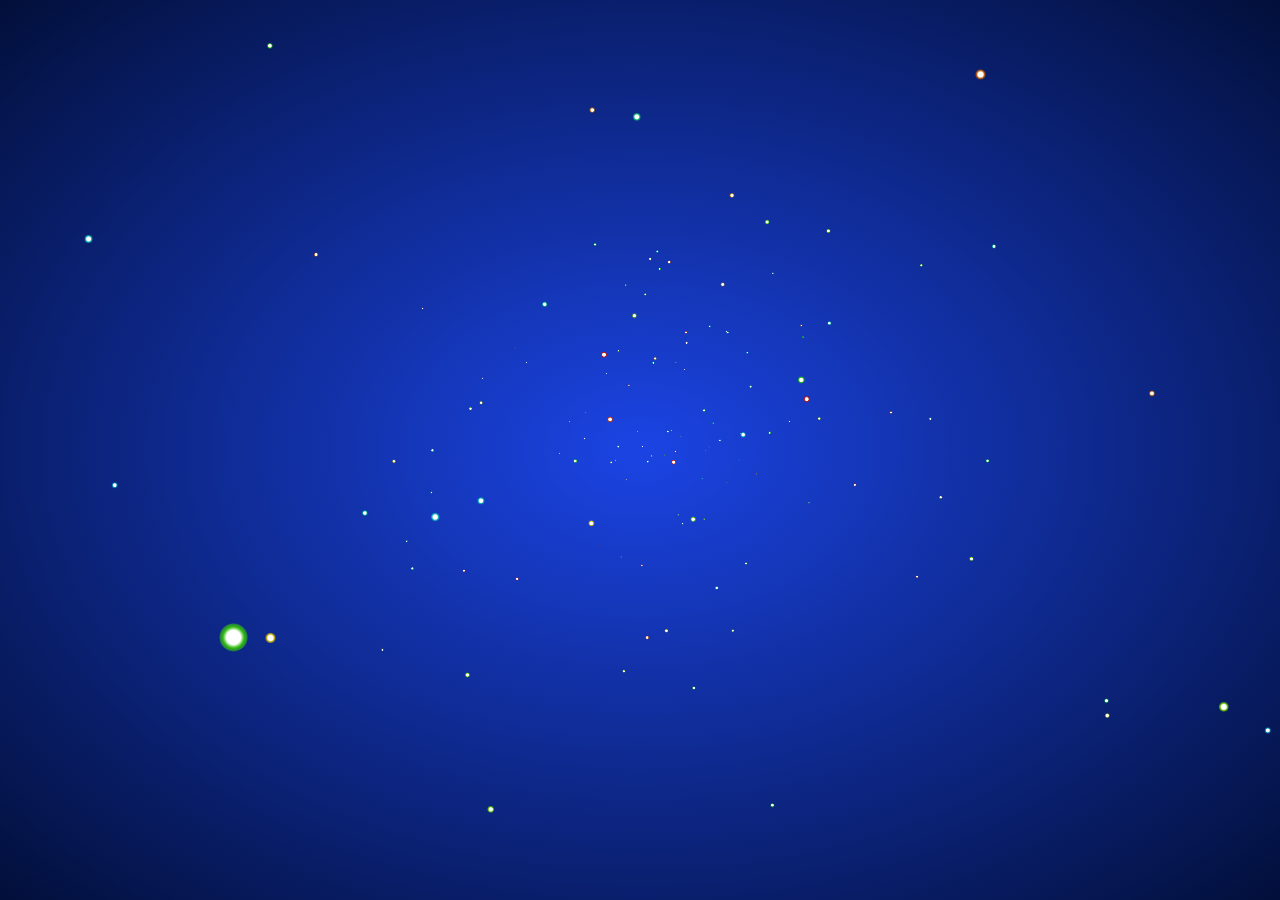
<file: 通用模板/js/index.html>
<html><head>
<meta charset="utf-8">
<title>www.husonghe.com</title>
<style>
html {
  height: 100%;
  background-image: -webkit-radial-gradient(ellipse farthest-corner at center center, #1b44e4 0%, #020f3a 100%);
  background-image: radial-gradient(ellipse farthest-corner at center center, #1b44e4 0%, #020f3a 100%);
  cursor: move;
}

body {
  width: 100%;
  margin: 0;
  overflow: hidden;
}
</style>
</head>

<body>


<canvas id="canv" width="1920" height="572"></canvas>
<script>
var num = 200;
var w = window.innerWidth;
var h = window.innerHeight;
var max = 100;
var _x = 0;
var _y = 0;
var _z = 150;
var dtr = function(d) {
  return d * Math.PI / 180;
};

var rnd = function() {
  return Math.sin(Math.floor(Math.random() * 360) * Math.PI / 180);
};
var dist = function(p1, p2, p3) {
  return Math.sqrt(Math.pow(p2.x - p1.x, 2) + Math.pow(p2.y - p1.y, 2) + Math.pow(p2.z - p1.z, 2));
};

var cam = {
  obj: {
    x: _x,
    y: _y,
    z: _z
  },
  dest: {
    x: 0,
    y: 0,
    z: 1
  },
  dist: {
    x: 0,
    y: 0,
    z: 200
  },
  ang: {
    cplane: 0,
    splane: 0,
    ctheta: 0,
    stheta: 0
  },
  zoom: 1,
  disp: {
    x: w / 2,
    y: h / 2,
    z: 0
  },
  upd: function() {
    cam.dist.x = cam.dest.x - cam.obj.x;
    cam.dist.y = cam.dest.y - cam.obj.y;
    cam.dist.z = cam.dest.z - cam.obj.z;
    cam.ang.cplane = -cam.dist.z / Math.sqrt(cam.dist.x * cam.dist.x + cam.dist.z * cam.dist.z);
    cam.ang.splane = cam.dist.x / Math.sqrt(cam.dist.x * cam.dist.x + cam.dist.z * cam.dist.z);
    cam.ang.ctheta = Math.sqrt(cam.dist.x * cam.dist.x + cam.dist.z * cam.dist.z) / Math.sqrt(cam.dist.x * cam.dist.x + cam.dist.y * cam.dist.y + cam.dist.z * cam.dist.z);
    cam.ang.stheta = -cam.dist.y / Math.sqrt(cam.dist.x * cam.dist.x + cam.dist.y * cam.dist.y + cam.dist.z * cam.dist.z);
  }
};

var trans = {
  parts: {
    sz: function(p, sz) {
      return {
        x: p.x * sz.x,
        y: p.y * sz.y,
        z: p.z * sz.z
      };
    },
    rot: {
      x: function(p, rot) {
        return {
          x: p.x,
          y: p.y * Math.cos(dtr(rot.x)) - p.z * Math.sin(dtr(rot.x)),
          z: p.y * Math.sin(dtr(rot.x)) + p.z * Math.cos(dtr(rot.x))
        };
      },
      y: function(p, rot) {
        return {
          x: p.x * Math.cos(dtr(rot.y)) + p.z * Math.sin(dtr(rot.y)),
          y: p.y,
          z: -p.x * Math.sin(dtr(rot.y)) + p.z * Math.cos(dtr(rot.y))
        };
      },
      z: function(p, rot) {
        return {
          x: p.x * Math.cos(dtr(rot.z)) - p.y * Math.sin(dtr(rot.z)),
          y: p.x * Math.sin(dtr(rot.z)) + p.y * Math.cos(dtr(rot.z)),
          z: p.z
        };
      }
    },
    pos: function(p, pos) {
      return {
        x: p.x + pos.x,
        y: p.y + pos.y,
        z: p.z + pos.z
      };
    }
  },
  pov: {
    plane: function(p) {
      return {
        x: p.x * cam.ang.cplane + p.z * cam.ang.splane,
        y: p.y,
        z: p.x * -cam.ang.splane + p.z * cam.ang.cplane
      };
    },
    theta: function(p) {
      return {
        x: p.x,
        y: p.y * cam.ang.ctheta - p.z * cam.ang.stheta,
        z: p.y * cam.ang.stheta + p.z * cam.ang.ctheta
      };
    },
    set: function(p) {
      return {
        x: p.x - cam.obj.x,
        y: p.y - cam.obj.y,
        z: p.z - cam.obj.z
      };
    }
  },
  persp: function(p) {
    return {
      x: p.x * cam.dist.z / p.z * cam.zoom,
      y: p.y * cam.dist.z / p.z * cam.zoom,
      z: p.z * cam.zoom,
      p: cam.dist.z / p.z
    };
  },
  disp: function(p, disp) {
    return {
      x: p.x + disp.x,
      y: -p.y + disp.y,
      z: p.z + disp.z,
      p: p.p
    };
  },
  steps: function(_obj_, sz, rot, pos, disp) {
    var _args = trans.parts.sz(_obj_, sz);
    _args = trans.parts.rot.x(_args, rot);
    _args = trans.parts.rot.y(_args, rot);
    _args = trans.parts.rot.z(_args, rot);
    _args = trans.parts.pos(_args, pos);
    _args = trans.pov.plane(_args);
    _args = trans.pov.theta(_args);
    _args = trans.pov.set(_args);
    _args = trans.persp(_args);
    _args = trans.disp(_args, disp);
    return _args;
  }
};

(function() {
  "use strict";
  var threeD = function(param) {
    this.transIn = {};
    this.transOut = {};
    this.transIn.vtx = (param.vtx);
    this.transIn.sz = (param.sz);
    this.transIn.rot = (param.rot);
    this.transIn.pos = (param.pos);
  };

  threeD.prototype.vupd = function() {
    this.transOut = trans.steps(

      this.transIn.vtx,
      this.transIn.sz,
      this.transIn.rot,
      this.transIn.pos,
      cam.disp
    );
  };

  var Build = function() {
    this.vel = 0.04;
    this.lim = 360;
    this.diff = 200;
    this.initPos = 100;
    this.toX = _x;
    this.toY = _y;
    this.go();
  };

  Build.prototype.go = function() {
    this.canvas = document.getElementById("canv");
    this.canvas.width = window.innerWidth;
    this.canvas.height = window.innerHeight;
    this.$ = canv.getContext("2d");
    this.$.globalCompositeOperation = 'source-over';
    this.varr = [];
    this.dist = [];
    this.calc = [];

    for (var i = 0, len = num; i < len; i++) {
      this.add();
    }

    this.rotObj = {
      x: 0,
      y: 0,
      z: 0
    };
    this.objSz = {
      x: w / 5,
      y: h / 5,
      z: w / 5
    };
  };

  Build.prototype.add = function() {
    this.varr.push(new threeD({
      vtx: {
        x: rnd(),
        y: rnd(),
        z: rnd()
      },
      sz: {
        x: 0,
        y: 0,
        z: 0
      },
      rot: {
        x: 20,
        y: -20,
        z: 0
      },
      pos: {
        x: this.diff * Math.sin(360 * Math.random() * Math.PI / 180),
        y: this.diff * Math.sin(360 * Math.random() * Math.PI / 180),
        z: this.diff * Math.sin(360 * Math.random() * Math.PI / 180)
      }
    }));
    this.calc.push({
      x: 360 * Math.random(),
      y: 360 * Math.random(),
      z: 360 * Math.random()
    });
  };

  Build.prototype.upd = function() {
    cam.obj.x += (this.toX - cam.obj.x) * 0.05;
    cam.obj.y += (this.toY - cam.obj.y) * 0.05;
  };

  Build.prototype.draw = function() {
    this.$.clearRect(0, 0, this.canvas.width, this.canvas.height);
    cam.upd();
    this.rotObj.x += 0.1;
    this.rotObj.y += 0.1;
    this.rotObj.z += 0.1;

    for (var i = 0; i < this.varr.length; i++) {
      for (var val in this.calc[i]) {
        if (this.calc[i].hasOwnProperty(val)) {
          this.calc[i][val] += this.vel;
          if (this.calc[i][val] > this.lim) this.calc[i][val] = 0;
        }
      }

      this.varr[i].transIn.pos = {
        x: this.diff * Math.cos(this.calc[i].x * Math.PI / 180),
        y: this.diff * Math.sin(this.calc[i].y * Math.PI / 180),
        z: this.diff * Math.sin(this.calc[i].z * Math.PI / 180)
      };
      this.varr[i].transIn.rot = this.rotObj;
      this.varr[i].transIn.sz = this.objSz;
      this.varr[i].vupd();
      if (this.varr[i].transOut.p < 0) continue;
      var g = this.$.createRadialGradient(this.varr[i].transOut.x, this.varr[i].transOut.y, this.varr[i].transOut.p, this.varr[i].transOut.x, this.varr[i].transOut.y, this.varr[i].transOut.p * 2);
      this.$.globalCompositeOperation = 'lighter';
      g.addColorStop(0, 'hsla(255, 255%, 255%, 1)');
      g.addColorStop(.5, 'hsla(' + (i + 2) + ',85%, 40%,1)');
      g.addColorStop(1, 'hsla(' + (i) + ',85%, 40%,.5)');
      this.$.fillStyle = g;
      this.$.beginPath();
      this.$.arc(this.varr[i].transOut.x, this.varr[i].transOut.y, this.varr[i].transOut.p * 2, 0, Math.PI * 2, false);
      this.$.fill();
      this.$.closePath();
    }
  };
  Build.prototype.anim = function() {
    window.requestAnimationFrame = (function() {
      return window.requestAnimationFrame ||
        function(callback, element) {
          window.setTimeout(callback, 1000 / 60);
        };
    })();
    var anim = function() {
      this.upd();
      this.draw();
      window.requestAnimationFrame(anim);

    }.bind(this);
    window.requestAnimationFrame(anim);
  };

  Build.prototype.run = function() {
    this.anim();

    window.addEventListener('mousemove', function(e) {
      this.toX = (e.clientX - this.canvas.width / 2) * -0.8;
      this.toY = (e.clientY - this.canvas.height / 2) * 0.8;
    }.bind(this));
    window.addEventListener('touchmove', function(e) {
      e.preventDefault();
      this.toX = (e.touches[0].clientX - this.canvas.width / 2) * -0.8;
      this.toY = (e.touches[0].clientY - this.canvas.height / 2) * 0.8;
    }.bind(this));
    window.addEventListener('mousedown', function(e) {
      for (var i = 0; i < 100; i++) {
        this.add();
      }
    }.bind(this));
    window.addEventListener('touchstart', function(e) {
      e.preventDefault();
      for (var i = 0; i < 100; i++) {
        this.add();
      }
    }.bind(this));
  };
  var app = new Build();
  app.run();
})();
window.addEventListener('resize', function() {
  canvas.width = w = window.innerWidth;
  canvas.height = h = window.innerHeight;
}, false);
</script>
</body></html>
</file>
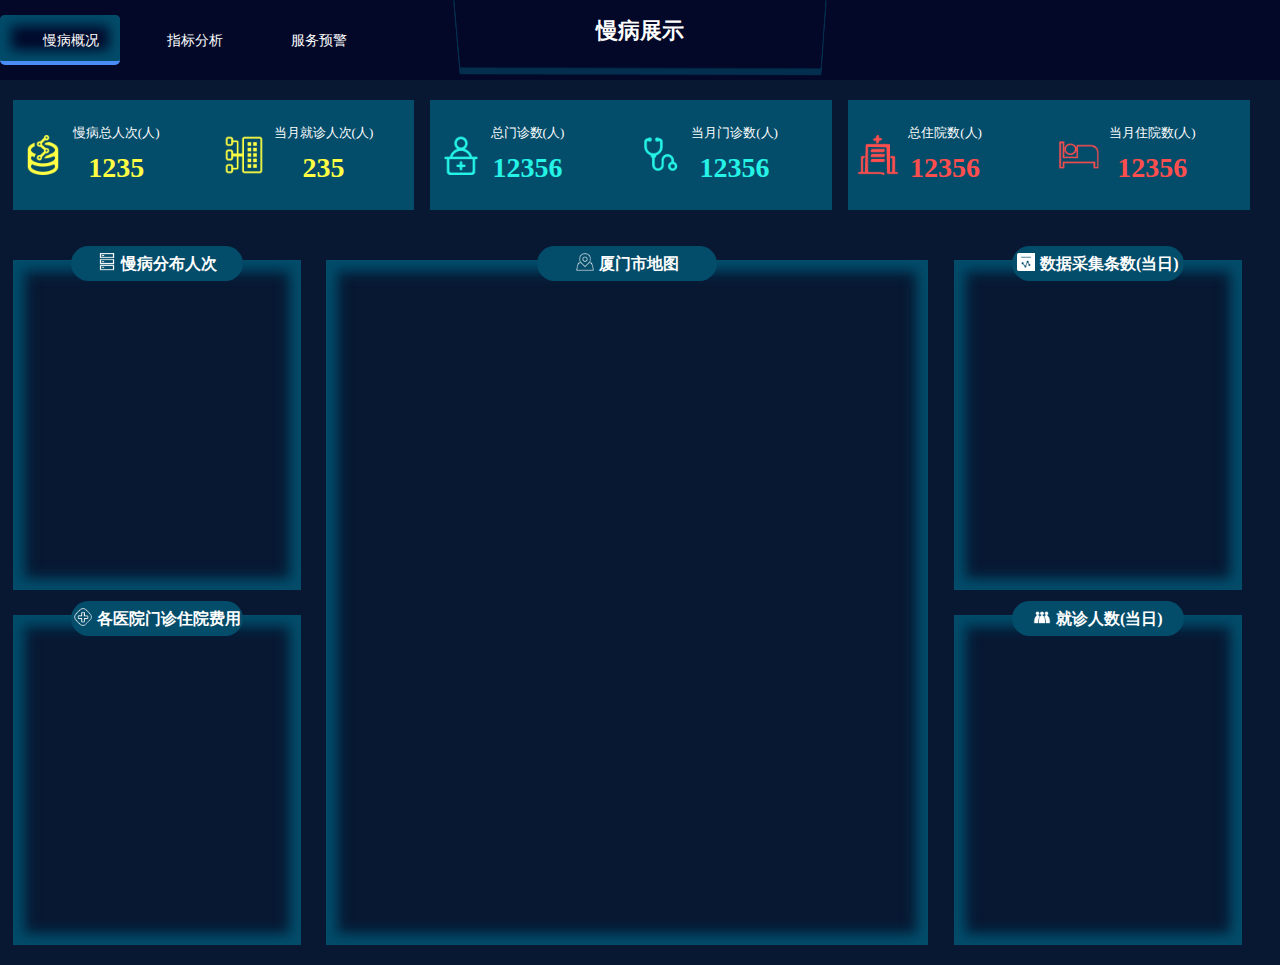
<file: 大数据医疗/views/NCDindex.html>
<!DOCTYPE html>
<html lang="en">
<head>
    <meta charset="UTF-8">
    <title>慢病展示</title>
    <link href="../styles/common.css" rel="stylesheet">
    <script src="../scripts/Plugin/jquery-3.3.1.min.js"></script>
    <script src="../scripts/Plugin/echarts.min.js"></script>
    <script src="../scripts/Plugin/bmap.min.js"></script>
    <script src="http://api.map.baidu.com/api?v=2.0&ak=LelFSt6BfykGf8m3PB5zr8LaXAG2cMg6"></script>
    <script src="../scripts/common.js"></script>
    <script src="../scripts/NCDindex.js"></script>
</head>
<body>
<!--顶部-->
<header class="header left">
    <div class="left nav">
        <ul>
            <li class="nav_active"><i class="nav_1"></i><a href="index.html">慢病概况</a> </li>
            <li><i class="nav_2"></i><a href="quota.html">指标分析</a> </li>
            <li><i class="nav_3"></i><a href="trend.html">服务预警</a> </li>
            </ul>
    </div>
    <div class="header_center left">
        <h2><strong>慢病展示</strong></h2>

    </div>
    <div class="right nav text_right">
        <ul>

        </ul>
    </div>

</header>
<!--内容部分-->
<div class="con left">
    <!--数据总概-->
    <div class="con_div">
        <div class="con_div_text left">
            <div class="con_div_text01 left">
                <img src="../images/info_1.png" class="left text01_img"/>
                <div class="left text01_div">
                    <p>慢病总人次(人)</p>
                    <p>1235</p>
                </div>
            </div>
            <div class="con_div_text01 right">
                <img src="../images/info_2.png" class="left text01_img"/>
                <div class="left text01_div">
                    <p>当月就诊人次(人)</p>
                    <p>235</p>
                </div>
            </div>
        </div>
        <div class="con_div_text left">
            <div class="con_div_text01 left">
                <img src="../images/info_3.png" class="left text01_img"/>
                <div class="left text01_div">
                    <p>总门诊数(人)</p>
                    <p class="sky">12356</p>
                </div>
            </div>
            <div class="con_div_text01 right">
                <img src="../images/info_4.png" class="left text01_img"/>
                <div class="left text01_div">
                    <p>当月门诊数(人)</p>
                    <p class="sky">12356</p>
                </div>
            </div>
        </div>
        <div class="con_div_text left">

            <div class="con_div_text01 left">
                <img src="../images/info_5.png" class="left text01_img"/>
                <div class="left text01_div">
                    <p>总住院数(人)</p>
                    <p class="org">12356</p>
                </div>
            </div>
            <div class="con_div_text01 right">
                <img src="../images/info_6.png" class="left text01_img"/>
                <div class="left text01_div">
                    <p>当月住院数(人)</p>
                    <p class="org">12356</p>
                </div>
            </div>
        </div>
    </div>
    <!--统计分析图-->
    <div class="div_any">
        <div class="left div_any01">
            <div class="div_any_child">
                <div class="div_any_title"><img src="../images/title_1.png">慢病分布人次</div>
                <p id="pieChart" class="p_chart"></p>
            </div>
            <div class="div_any_child">
                <div class="div_any_title"><img src="../images/title_2.png">各医院门诊住院费用</div>
                <p id="histogramChart" class="p_chart"></p>
            </div>
        </div>
        <div class="div_any02 left ">
            <div class="div_any_child div_height">
                <div class="div_any_title any_title_width"><img src="../images/title_0.png">厦门市地图 </div>
                <div id="mapChart" style="width:97.5%;height:95%;display: inline-block;padding-left: 1.25%;padding-top:2.2%"></div>
            </div>
        </div>
        <div class="right div_any01">
            <div class="div_any_child">
                <div class="div_any_title"><img src="../images/title_3.png">数据采集条数(当日)</div>
                <p id="lineChart" class="p_chart"></p>
            </div>
            <div class="div_any_child">
                <div class="div_any_title"><img src="../images/title_4.png">就诊人数(当日)</div>
                <p id="lineChart2" class="p_chart"></p>
            </div>
        </div>
    </div>


</div>
</body>
</html>
</file>
<file: 智慧交通/css/visual.css>
a,p,h1,h2,h3,h4,h5,h6,body,span,label,div{padding:0;margin:0;font-family:'瀵邦喛钂嬮梿鍛寸拨';}
div{font-family:'瀵邦喛钂嬮梿鍛寸拨';}
ul{padding:0;margin:0;}
a{text-decoration:none !important;}
.clear{clear:both;}
html, body, form{overflow-y:auto;height:100%;}
/* 滚动条样式 */
::-webkit-scrollbar {width:1px;height:4px;}
::-webkit-scrollbar-track {-webkit-box-shadow:inset 0 0 6px rgba(255,255,255,0.9);border-radius: 10px;}
::-webkit-scrollbar-thumb {border-radius:5px; background: rgba(66,66,66,1);-webkit-box-shadow:inset 0 0 6px rgba(227,227,227,87.5);}
::-webkit-scrollbar-thumb:window-inactive {background: rgba(227,227,227,0.5);}

@font-face{
	font-family: yjsz;
	src:url('../fonts/yjsz.TTF'),
		url('../fonts/yjsz.eot'); /* IE9+,可以是具体的实际链接 */
	}


.ksh{height:100%;padding:15px;background:url(../images/data08.png) no-repeat #061537;background-size:cover;overflow:hidden;position:relative;z-index:-2;}

/* 加载旋转动画 */
#load{width:100%;height:100%;position:absolute;background:url(../images/data08.png) no-repeat #061537;background-size:cover;top:0;left:0;z-index:999}
#load .load_img{position:absolute;left:calc(50% - 182px);top:calc(50% - 182px);}
.load_img img{position:absolute;left:0;top:0;}
.load_img .jzxz1{animation:xz1 8s infinite linear;}
	@keyframes xz1 {
	  from {
	  transform:rotate(0deg);
	  }
	  50% {
	    transform:rotate(180deg);
	  }
	  to{
	  	transform:rotate(360deg);
	  }
	}	
.load_img .jzxz2{animation:xz2 7s infinite linear;}
	@keyframes xz2 {
	  from {
	  transform:rotate(0deg);
	  }
	  50% {
	    transform:rotate(-180deg);
	  }
	  to{
	  	transform:rotate(-360deg);
	  }
	}	

.head_top{position:relative;}
.head_top img{width:90%;margin:auto;}
.head_top p{width:100%;text-align:center;color:#55bfff;position:absolute;bottom: -18px;left: -10px;}
.head_top p span{font-family:'yjsz';font-size:20px;}

.visual{height:calc(100% - 33px);padding-top:10px;}

.visual_box{height:33.3%;}
.visual_box .visual_title{position:relative;height:35px;margin:5px 0;}
.visual_box .visual_title span{color:#fff;font-size:18px;line-height:35px;}
.visual_box .visual_title img{width:100%;position:absolute;left:0;bottom:0;}
.visual_box .visual_chart{height:calc(100% - 35px);}

.visual_left{width:25%;height:100%;float:left;}
.visual_left .sfzcll{position:relative;}
.visual_left .sfzcll a{width:32%;text-align:center;line-height:25px;color:#fff;display:inline-block;}
.visual_left .sfzcll .sfzcll_pos_box{width:100%;height:calc(100% - 30px);}
.visual_left .sfzcll .sfzcll_box{width:100%;height:calc(33% - 15px);line-height:5;background:rgba(15,47,72,0.8);border:1px solid #1380bd;position:relative;margin-bottom:15px;}
.visual_left .sfzcll .sfzcll_box:last-of-type{margin:0;}
.visual_left .sfzcll .sfzcll_box .sfzcll_bkJk{position:absolute;}
.visual_left .sfzcll .sfzcll_box .sfzcll_bkJk:first-of-type{top:-2px;left:-2px;}
.visual_left .sfzcll .sfzcll_box .sfzcll_bkJk:nth-child(2){top:-2px;right:-2px;}
.visual_left .sfzcll .sfzcll_box .sfzcll_bkJk:nth-child(3){bottom:-2px;right:-2px;}
.visual_left .sfzcll .sfzcll_box .sfzcll_bkJk:nth-child(4){bottom:-2px;left:-2px;}
.visual_left .sfzcll .sfzcll_box label{width:33%;color:#fff;text-align:center;float:left;}
.visual_left .sfzcll .sfzcll_box label img{width:23px;height:23px;margin-right:5px;margin-top:-2px;}
.visual_left .sfzcll .sfzcll_box .sfzcll_smallBk{width:33%;height:100%;float:left;padding:2px 5px;}
.visual_left .sfzcll .sfzcll_box .sfzcll_smallBk>div{height:100%;background:url(../images/ksh38.png) no-repeat;background-size:100% 100%;text-align: center;line-height:1.5em;}
.visual_left .sfzcll .sfzcll_box .sfzcll_smallBk .ygl{color:#00ffc6;}
.visual_left .sfzcll .sfzcll_box .sfzcll_smallBk .ygh{color:#ffe400;}

.visual_con{width:50%;height:100%;float:left;padding:25px 20px 0 20px;}
.visual_con .visual_conTop{height:130px;margin-bottom:10px;}
.visual_con .visual_conTop .visual_conTop_box{height:100%;padding:0 3px;}
.visual_con .visual_conTop .visual_conTop1{width:20%;height:100%;float:left;}
.visual_con .visual_conTop .visual_conTop1>div{background:url(../images/ksh40.png) no-repeat;background-size:100% 100%;}
.visual_con .visual_conTop .visual_conTop2{width:30%;height:100%;float:left;}
.visual_con .visual_conTop .visual_conTop2>div{background:url(../images/ksh39.png) no-repeat;background-size:100% 100%;}
.visual_right{width:25%;height:100%;float:right;}
.visual_con .visual_conTop .visual_conTop_box>div{height:100%;}
.visual_con .visual_conTop .visual_conTop_box>div h3{color:#fff;font-size:16px;padding:16px 0 0 20px;}
.visual_con .visual_conTop .visual_conTop_box>div p{width:33%;float:left;line-height:85px;color:#20dbfd;text-shadow:0 0 25px #00d8ff;font-size:46px;font-family: 'yjsz';text-align:right;}
.visual_con .visual_conTop .visual_conTop_box>div .conTop_smil{width:67%;height:60px;float:left;padding-top:23px;}
.visual_con .visual_conTop .visual_conTop_box>div .conTop_smil a{display:block;line-height:20px;text-align: left;color:#fff;padding-left:9px;}
.visual_con .visual_conTop .visual_conTop_box>div .conTop_smil span{width:32px;display:inline-block;margin-left:3px;}
.visual_con .visual_conTop .visual_conTop_box>div .conTop_smil a.sz{color:#fe3e12;}
.visual_con .visual_conTop .visual_conTop_box>div .conTop_smil a.xd{color:#12fe81;}
.visual_con .visual_conTop .visual_conTop_box>div .conTop_smil a.null{visibility:hidden;}

.visual_con .visual_conBot{height:calc(100% - 136px);background:url(../images/ksh41.png) no-repeat;background-size:100% 100%;position:relative;}
.visual_con .visual_conBot>img{position:absolute;width:25px;height:25px;}
.visual_con .visual_conBot .visual_conBot_l{position:absolute;left:0;top:0;}
.visual_con .visual_conBot .visual_conBot_2{position:absolute;right:0;top:0;}
.visual_con .visual_conBot .visual_conBot_3{position:absolute;right:0;bottom:0;}
.visual_con .visual_conBot .visual_conBot_4{position:absolute;left:0;bottom:0;}
.visual_con .visual_conBot .visual_chart{width:100%;height:100%;position:absolute;}
.visual_con .visual_conBot .visual_chart_text{color:#fff;position:absolute;top:15px;left:15px;z-index: 99;}
.visual_con .visual_conBot .visual_chart_text h1{font-size:26px;margin-bottom:6px;}
.visual_con .visual_conBot .visual_chart_text h2{font-size:20px;}
.visual_con .visual_conBot .visual_conBot_bot{width:calc(100% - 8px);height:180px;background:rgba(16,54,87,0.5);border:1px solid #345f92;position:absolute;bottom:4px;left:4px;z-index:99;}

.visualSssf_left{width:40%;float:left;color:#fff;padding:10px 20px 0 20px;}
.visualSssf_left h3{color:#fff;font-size:20px;font-weight:600;margin-bottom:10px;}
.visualSssf_left a{width:32%;color:#fff;display:inline-block;margin-bottom:10px;cursor:pointer;}
.visualSssf_left a.active{color:#01f0ff;}
.visualSssf_right{width:60%;height:100%;float:left;}
.visualSssf_right .visualSssf_right_box{width:33%;float:left;height:100%;}

.visualSfzsfl{position:relative;}
.visualSfzsfl .visual_chart{opacity:0.6}
.visualSfzsfl .visual_table{width:60%;position:absolute;z-index: 99;top:40px;left:0;}
.visualSfzsfl .visual_table table{width:100%;color:#fff;text-align:center;}
.visualSfzsfl .visual_table table tr{border-bottom: 1px dashed #ddd;}
.visualSfzsfl .visual_table table tr:first-child{color:#01c0ff;}
.visualSfzsfl .visual_table table tr:last-child{border-bottom: 1px solid #ddd;}
</file>
<file: 智慧物流/css/style.css>
/** 初始化 **/

html,
body {
    width: 100%;
    height: 100%;
}

body,
div,
dl,
dt,
dd,
ul,
ol,
li,
h1,
h2,
h3,
h4,
h5,
h6,
input,
button,
textarea,
p,
blockquote,
th,
td,
form,
pre {
    margin: 0;
    padding: 0;
    -webkit-tap-highlight-color: rgba(0, 0, 0, 0);
    color: #333;
}

body {
    -webkit-font-feature-settings: 'kern' 1;
    -moz-font-feature-settings: 'kern' 1;
    -o-font-feature-settings: 'kern' 1;
    text-rendering: geometricPrecision;
    font-family: "Microsoft YaHei";
}

a:active,
a:hover {
    outline: 0
}

img {
    display: inline-block;
    border: none;
    vertical-align: middle;
}

li {
    list-style: none;
}

table {
    border-collapse: collapse;
    border-spacing: 0;
}

h1,
h2,
h3 {
    font-size: 14px;
    font-weight: 400;
}

h4,
h5,
h6 {
    font-size: 100%;
    font-weight: 400;
}

button,
input,
select,
textarea {
    font-size: 100%;
}

input,
button,
textarea,
select,
optgroup,
option {
    font-family: inherit;
    font-size: inherit;
    font-style: inherit;
    font-weight: inherit;
    outline: 0;
}

pre {
    white-space: pre-wrap;
    white-space: -moz-pre-wrap;
    white-space: -pre-wrap;
    white-space: -o-pre-wrap;
    word-wrap: break-word;
}


/** 滚动条 **/

::-webkit-scrollbar {
    width: 5px;
    height: 10px;
}

::-webkit-scrollbar-button:vertical {
    display: none;
}

::-webkit-scrollbar-track,
::-webkit-scrollbar-corner {
    background-color: rgba(14, 148, 234, 0.2);
}

::-webkit-scrollbar-thumb {
    border-radius: 0;
    background-color: rgba(0, 0, 0, .3);
}

::-webkit-scrollbar-thumb:vertical:hover {
    background-color: rgba(0, 0, 0, .35);
}

::-webkit-scrollbar-thumb:vertical:active {
    background-color: rgba(0, 0, 0, .38);
}


/*下拉框*/

.select {
    width: 1.6rem;
    height: 0.4rem;
    position: relative;
    font-size: 0.18rem;
    color: #cdddf7;
    outline: none;
}

.select-div {
    box-sizing: border-box;
    width: 1.6rem;
    height: 0.4rem;
    line-height: 0.4rem;
    border: 1px solid #0E94EA;
    background: url(../images/arrow.png) 95% center no-repeat;
    padding-left: 10px;
    cursor: default;
    position: absolute;
    top: 0;
    left: 0;
    color: #cdddf7;
}

.select-ul {
    position: absolute;
    width: 1.6rem;
    top: 0.5rem;
    left: 0;
    z-index: 10;
    display: none;
}

.select-ul.company {
    height: 1.2rem;
    overflow-y: auto;
}

.select-ul>li {
    height: 0.4rem;
    line-height: 0.4rem;
    padding-left: 10px;
    box-sizing: border-box;
    background-color: rgba(14, 148, 234, 0.2);
    cursor: default;
    color: #cdddf7;
}

.select-ul>li.active,
.select-ul>li:hover {
    color: white;
    background: #0e94eb;
}

.select-ul>li {
    width: 1.6rem;
}

.data-box {
    width: 4.9rem;
    position: absolute;
    margin: auto;
    top: 0.42rem;
    bottom: 0;
    left: 0;
    right: 0;
}

.chart-box {
    position: absolute;
    top: 0.42rem;
    bottom: 0;
    width: 90%;
    margin: auto;
    left: 0;
    right: 0;
    height: auto;
}

.container-flex {
    width: 100%;
    height: 100%;
    background: url(../images/index_bg.png) left top no-repeat;
    background-size: 100% 100%;
    display: flex;
    flex-flow: row nowrap;
    justify-content: center;
    outline: none;
}

.box-left {
    width: 28%;
    height: 100%;
    background: url(../images/line_img.png) top right repeat-y;
}

.left-top {
    width: 100%;
    height: 20.4%;
    position: relative;
}

.left-top>.current-num {
    width: 4.9rem;
    height: 1.8rem;
    position: absolute;
    margin: auto;
    top: 0;
    left: 0;
    bottom: 0;
    right: 0;
    background: url(../images/border_bg01.png) top left no-repeat;
    background-size: 100% 100%;
}

.current-num>div {
    width: 100%;
    height: 0.8rem;
    line-height: 0.8rem;
    text-align: center;
    background: url(../images/title_bg01.png) center center no-repeat;
    font-size: 0.2rem;
    color: #0e94ea;
    background-size: 1.8rem 0.25rem;
    font-weight: 900;
}

.current-num>p {
    font-size: 0.46rem;
    text-align: center;
    color: white;
}

.left-center {
    width: 100%;
    height: 37%;
    position: relative;
}

.pie-chart>div {
    float: left;
    width: 50%;
    height: 100%;
    position: relative;
}

.pie-data {
    height: 2.25rem;
    position: absolute;
    margin: auto;
    top: 0;
    left: 0;
    width: 100%;
    bottom: 0;
    display: flex;
    align-items: center;
    flex-flow: row wrap;
    overflow-y: auto;
    padding-right: 5px;
}

.pie-data p {
    width: 100%;
    height: 0.45rem;
    line-height: 0.45rem;
    font-size: 0.2rem;
    color: #cdddf7;
    display: flex;
    flex-flow: row nowrap;
    justify-content: space-around;
    cursor: default;
}

.pie-data p>span {
    width: 0;
    flex-grow: 1;
    margin: 0 5px;
    text-align: left;
    overflow: hidden;
    text-overflow: ellipsis;
    white-space: nowrap;
}

.pie-data p>.pie-number {
    flex-grow: 2;
}

.legend {
    display: inline-block;
    width: 0.2rem;
    height: 0.16rem;
    line-height: 0.2rem;
    border-radius: 2px;
    background: white;
}

.left-bottom {
    width: 100%;
    height: 42.6%;
    position: relative;
}

.filter-con {
    width: 100%;
    height: 0.4rem;
    position: absolute;
    float: left;
    top: 10px;
    left: 0;
    display: none;
    flex-flow: row nowrap;
    justify-content: space-between;
    /*    visibility: hidden;*/
    z-index: 999;
}

.pop-filter {
    width: 5.2rem;
    top: 1.1rem;
    left: 0.5rem;
}

.pop-filters {
    width: 5.2rem;
    top: 1.1rem;
    left: 0.5rem;
}

.gd-map {
    width: 100%;
    height: 90%;
}

.box-center {
    width: 44%;
    height: 100%;
    /*    background: green;*/
}

.center-top {
    width: 100%;
    height: 8.8%;
    position: relative;
    top: 0;
    left: 0;
    background: url(../images/title_border.png) bottom center no-repeat;
    display: flex;
    justify-content: center;
    align-items: center;
}

.center-top>h1 {
    color: #cdddf7;
    font-size: 0.45rem;
    font-weight: 900;
    letter-spacing: 5px;
}

.center-center {
    width: 100%;
    height: 15.3%;
    display: flex;
    flex-flow: row nowrap;
    justify-content: center;
    align-items: center;
}

.weather-box {
    width: 4.1rem;
    height: 1.1rem;
    border: 1px solid #0E94EA;
    display: flex;
    flex-flow: row nowrap;
    justify-content: space-around;
    align-items: center;
}

.weather-box>.data {
    width: 2.19rem;
    height: 0.65rem;
    border-right: 2px solid #cdddf7;
}

.data>p {
    font-size: 0.16rem;
    margin: 0 5px;
    color: #cdddf7;
    text-align: center;
    margin: 0;
}

.data>p>span {
    margin: 0 5px;
}

.data>p.time {
    font-size: 0.42rem;
    height: 0.42rem;
    line-height: 0.42rem;
}

.weather-box>.weather {
    width: 1.8rem;
    height: 0.65rem;
    display: flex;
    flex-flow: row nowrap;
    justify-content: space-around;
    align-items: center;
    margin-left: 10px;
}

.weather>img {
    height: 100%;
}

.weather>div {
    width: 0.8rem;
    height: 100%;
}

.weather>div>p {
    font-size: 0.12rem;
    color: #cdddf7;
    overflow: hidden;
    text-overflow: ellipsis;
    white-space: nowrap;
    height: 0.24rem;
    line-height: 0.24rem;
}

.weather>div>p.active {
    color: white;
    font-size: 0.16rem;
}

.select-box {
    width: 3.4rem;
    height: 1.1rem;
    box-sizing: border-box;
    position: relative;
}

.select-pop {
    width: 1.6rem;
}

.select-box>ul,
.select-pop>ul {
    width: 1.6rem;
    height: 0.4rem;
    font-size: 0.18rem;
    overflow: hidden;
    border: 1px solid #0E94EA;
    position: absolute;
    top: 0;
    left: 0;
}

.select-box>ul>li,
.select-pop>ul>li {
    width: 0.8rem;
    height: 0.4rem;
    line-height: 0.4rem;
    text-align: center;
    float: left;
    color: #cdddf7;
    cursor: pointer;
}

.select-box>ul>li.active,
.select-pop>ul>li.active {
    background: #0e94eb;
    color: white;
}

.select-box>div {
    width: 100%;
    height: 0.4rem;
    position: absolute;
    bottom: 0;
    left: 0;
    display: flex;
    flex-flow: row nowrap;
    justify-content: space-between;
}

.center-center>img {
    width: 0.13rem;
    height: 1.1rem;
    margin: 0 0.2rem;
}

.center-bottom {
    width: 100%;
    height: 75.9%;
    position: relative;
}

.center-bottom>.city-data {
    width: 8.05rem;
    height: 100%;
    margin: auto;
    position: absolute;
}

.city-box {
    width: 1.8rem;
    /*    height: 1.9rem;*/
    border: 1px solid #0e94ea;
    position: absolute;
    top: 0;
    left: 0;
}

.city-box>p {
    height: 0.4rem;
    line-height: 0.4rem;
    text-align: center;
    border-bottom: 1px solid #0e94ea;
    font-size: 0.18rem;
    color: #cdddf7;
    box-sizing: border-box;
}

.city-box>p>span {
    color: #d09d26;
}

.city-btn {
    width: 100%;
    /*    height: 0.5rem;*/
    display: flex;
    flex-flow: row wrap;
    align-items: center;
    justify-content: space-around;
    overflow: hidden;
}

.city-btn>li,
.city-div>li {
    font-size: 0.14rem;
    height: 0.2rem;
    line-height: 0.2rem;
    float: left;
    color: white;
    margin: 0.02rem 0;
    padding: 0 0.03rem;
    cursor: pointer;
}

.city-btn>li.active,
.city-btn>li:hover,
.city-div>li.active,
.city-div>li:hover {
    background: #0e94ea;
}

.city-div {
    width: 100%;
    height: 1rem;
    display: flex;
    flex-flow: row wrap;
    /*    align-items: center;*/
    justify-content: flex-start;
    overflow-y: auto;
}

.city-div>li {
    padding: 0 0.05rem;
    text-align: center;
}

.ranking-box {
    width: 2.5rem;
    border: 1px solid #0e94ea;
    position: absolute;
    left: 0;
    bottom: 20px;
    background-color: rgba(14, 148, 235, 0.102);
}

.ranking-box>li {
    width: 100%;
    height: 0.3rem;
    line-height: 0.3rem;
    display: flex;
    flex-flow: row nowrap;
    justify-content: space-around;
    font-size: 0.18rem;
    color: rgba(255, 255, 255, .7);
}

.ranking-box>li>span {
    width: 0;
    flex-grow: 1;
    text-align: center;
}

.ranking-box>li>p {
    width: 0;
    flex-grow: 2;
    color: rgba(255, 255, 255, .7);
    text-align: center;
    overflow: hidden;
    text-overflow: ellipsis;
    white-space: nowrap;
}

.ranking-box>li:nth-child(2n+1) {
    background: rgba(14, 148, 235, 0.102);
}

.ranking-box>li:first-child {
    height: 0.4rem;
    line-height: 0.4rem;
    font-size: 0.2rem;
    background: rgba(14, 148, 235, 0.8);
}

.ranking-box>li:first-child>p {
    color: white;
}

.box-right {
    width: 28%;
    height: 100%;
    background: url(../images/line_img.png) top left repeat-y;
}

.right-top {
    width: 100%;
    height: 41%;
    box-sizing: border-box;
    padding-top: 0.2rem;
    position: relative;
}

.right-top>.data-box,
.right-top>.chart-box {
    top: 1rem;
}

.table1 {
    font-size: 0.16rem;
    border: 1px solid #0e94ea;
    border-top: none;
    border-right: none;
    margin: auto;
}

.table1 tr {
    border-top: 1px solid #0e94ea;
    background: rgba(14, 148, 234, 0.1);
}

.table1 tr.bg-color {
    background: rgba(14, 148, 234, 0.2);
}

.table1 tr td {
    border-right: 1px solid #0e94ea;
    height: 0.4rem;
    line-height: 0.4rem;
    color: #cdddf7;
    text-align: center;
}

.table1 tr td.data-table {
    color: #fff;
}

.table1 tr td:nth-child(2n+1) {
    width: 1rem;
}

.table1 tr td:nth-child(2n) {
    width: 1.4rem;
}

.table2 {
    font-size: 0.16rem;
    border: 1px solid #0e94ea;
    border-top: none;
    border-right: none;
    margin: auto;
}

.table2 tr {
    border-top: 1px solid #0e94ea;
    background: rgba(14, 148, 234, 0.1);
}

.table2 tr.bg-color {
    background: rgba(14, 148, 234, 0.2);
}

.table2 tr td {
    border-right: 1px solid #0e94ea;
    height: 0.6rem;
    line-height: 0.6rem;
    color: #cdddf7;
    text-align: center;
}

.table2tr td.data-table {
    color: #fff;
}

.table2 tr td:nth-child(2n+1) {
    width: 1.8rem;
}

.table2 tr td:nth-child(2n) {
    width: 2.5rem;
}

.right-center {
    width: 100%;
    height: 29%;
    position: relative;
}

.time-box {
    width: 3.9rem;
    height: 0.4rem;
    position: absolute;
    top: 5px;
    right: 0;
    overflow: hidden;
    z-index: 10;
    display: none;
}

.time-div {
    float: left;
    width: 1.8rem;
    height: 0.4rem;
    position: relative;
}

.time-div.end {
    float: right;
}

.time-div>img {
    width: 0.2rem;
    height: 0.2rem;
    margin: auto;
    position: absolute;
    top: 0;
    bottom: 0;
    right: 0.1rem;
}

.time-input {
    width: 1.8rem;
    height: 0.4rem;
    box-sizing: border-box;
    border: 1px solid #0E94EA;
    font-size: 0.16rem;
    background: rgba(14, 148, 234, 0.2);
    position: absolute;
    top: 0;
    left: 0;
    color: #cdddf7;
    padding-left: 10px;
}

.data-box>.data-number {
    width: 4.9rem;
    height: 2.3rem;
    position: absolute;
    margin: auto;
    top: 0;
    left: 0;
    right: 0;
    bottom: 0;
    background: url(../images/bg_img03.png) top left no-repeat;
    background-size: 100% 100%;
    color: #cdddf7;
    font-size: 0.4rem;
    line-height: 2.3rem;
    text-align: center;
}

.right-bottom {
    width: 100%;
    height: 30%;
    position: relative;
}

.data-box>.settings-box {
    box-sizing: border-box;
    width: 4.9rem;
    height: 2.38rem;
    position: absolute;
    margin: auto;
    top: 0;
    left: 0;
    right: 0;
    bottom: 0;
    background-color: rgba(14, 148, 234, 0.2);
    border: 1px solid #0E94EA;
    color: white;
    font-size: 0.18rem;
    overflow: hidden;
}

.settings-box>p {
    color: #cdddf7;
    margin-bottom: 0.46rem;
    padding-left: 0.4rem;
    height: 0.22rem;
    line-height: 0.22rem;
}

.settings-box>p:first-child {
    padding-top: 0.46rem;
}

.settings-box>div {
    display: flex;
    flex-flow: row nowrap;
    align-items: center;
    justify-content: center;
    padding-top: 0.2rem;
}

.settings-box>div>p {
    width: 2.9rem;
    font-size: 0.14rem;
    padding: 0;
    color: #cdddf7;
}

.settings-box>p>img {
    width: 0.2rem;
    height: 0.22rem;
    margin-right: 5px;
}

.settings-box>p>span,
.settings-box>div>p>span {
    color: white;
    margin: 0 0.15rem;
}

.settings-box>div>img {
    height: 0.2rem;
    margin: 0 0.05rem;
}

.config {
    text-decoration: underline;
    cursor: pointer;
}

.settings-box>form label {
    color: #cdddf7;
    margin-right: 10px;
}

.four-f {
    letter-spacing: 0.045rem;
}

.settings-box>form input {
    width: 1.2rem;
    height: 0.4rem;
    border: 1px solid #0E94EA;
    background: rgba(14, 148, 235, 0.2);
    color: white;
    padding-left: 0.1rem;
}

.settings-box>form>div {
    width: 94%;
    margin: auto;
}

.set-ter {
    height: 0.64rem;
    line-height: 0.64rem;
}

.set-time {
    height: 0.4rem;
    width: 3.56rem;
    padding-left: 1.2rem;
}

.set-time>.time-div,
.set-time>.time-div>input {
    width: 1.6rem;
}

.end-1 {
    margin-left: 0.1rem;
}

.set-peo {
    height: 0.70rem;
    line-height: 0.7rem;
}

.settings-box>.set-btn {
    height: 0.64rem;
    line-height: 0.64rem;
    text-align: center;
    padding-top: 0;
}

.set-btn>button {
    width: 0.9rem;
    height: 0.4rem;
    border: 1px solid #0E94EA;
    background: rgba(14, 148, 235, 0.2);
    color: white;
    margin: 0 5px;
    cursor: pointer;
}

.settings-box>.close-icon {
    display: block;
    width: 0.16rem;
    height: 0.16rem;
    position: absolute;
    top: 5px;
    right: 5px;
    background: url(../images/close_icon.png) top left no-repeat;
    background-size: 100% 100%;
    cursor: pointer;
}

.settings-box>.kf {
    padding-top: 0.8rem;
    line-height: 0.3rem;
}

.title-box {
    width: 4.9rem;
    height: 0.42rem;
    background: url(../images/box_title.png) top left no-repeat;
    background-size: 100% 100%;
    margin: auto;
    display: flex;
    flex-flow: row nowrap;
    align-items: center;
    position: relative;
}

.title-box>h6,
.title-box>p {
    font-size: 0.2rem;
    color: white;
    height: 0.42rem;
    line-height: 0.42rem;
    margin-left: 0.4rem;
}

.title-box>p>span {
    cursor: pointer;
    color: rgba(255, 255, 255, .6);
}

.title-box>p>span.active {
    color: rgba(255, 255, 255, 1);
}

.line-img {
    width: 1px;
    height: 0.2rem;
    margin: 0 10px;
}

.title-box>.line-img {
    position: absolute;
    right: 1.3rem;
}

.title-box>button {
    font-size: 0.18rem;
    border: none;
    background: transparent;
    color: #cdddf7;
    height: 0.42rem;
    position: absolute;
    right: 0.6rem;
    display: flex;
    flex-flow: row nowrap;
    align-items: center;
    cursor: pointer;
}

.title-box>button:hover {
    color: white;
}

.title-box>button>img {
    width: 0.2rem;
    height: 0.2rem;
    margin-right: 5px;
}

.unit {
    font-size: 0.16rem;
    height: 0.4rem;
    color: #cdddf7;
    text-align: right;
    padding-right: 0.3rem;
    line-height: 0.4rem;
}

.container {
    width: 100%;
    height: 100%;
    background: rgba(0, 0, 0, .7);
    position: absolute;
    top: 0;
    left: 0;
    display: flex;
    visibility: hidden;
    justify-content: center;
    align-items: center;
}

.pop-up {
    width: 70%;
    height: 80%;
    background: url(../images/popUP_bg.png) top left no-repeat;
    background-size: 100% 100%;
    position: absolute;
    padding: 0.2rem 0.5rem;
    visibility: hidden;
}

.pop-up .title {
    width: 100%;
    height: 0.9rem;
    line-height: 0.9rem;
    font-size: 0.3rem;
    color: white;
    padding-left: 0.2rem;
    background: url(../images/title_line.png) center left no-repeat;
}

.pop-up .pie-chart {
    width: 76%;
    height: 80%;
}

.pop-up .pie-data {
    width: 80%;
}

.pop-chart {
    width: 80%;
    top: 1.5rem;
    left: 2.3rem;
    bottom: 0.5rem;
}

.pop-charts {
    width: 60%;
    top: 0.45rem;
    left: 2.3rem;
    bottom: 0.5rem;
}

.pop-up .pie-data p {
    height: 0.6rem;
    line-height: 0.6rem;
    font-size: 0.28rem;
}

.pop-up .pie-data .legend {
    width: 0.38rem;
    height: 0.28rem;
    vertical-align: middle;
}

.close-pop {
    display: inline-block;
    position: absolute;
    top: 0.3rem;
    right: 0.5rem;
    width: 13px;
    height: 0.9rem;
    background: url(../images/close.png) center left no-repeat;
    background-size: 13px 13px;
    cursor: pointer;
    z-index: 99;
}

.pop-data {
    width: 2rem;
    position: absolute;
    top: 2.25rem;
    bottom: 0.5rem;
    left: 0.5rem;
}

.cont-div {
    width: 100%;
    height: 100%;
    position: absolute;
    top: 0;
    left: 0;
    padding: 0.2rem 0.5rem;
    visibility: hidden;
}

.pop-data-box {
    width: 60%;
    height: 50%;
    background: url(../images/bg_img04.png) top left no-repeat;
    background-size: 100% 100%;
    position: absolute;
    margin: 0 auto;
    bottom: 20%;
    left: 0;
    right: 0;
    display: flex;
    justify-content: center;
    align-items: center;
    color: #cdddf7;
    font-size: 0.88rem;
}

.pop-data-box p {
    color: #cdddf7;
}

.btn-class {
    height: 0.4rem;
    padding: 0 15px;
    border: 1px solid #0E94EA;
    font-size: 0.18rem;
    background: transparent;
    color: #cdddf7;
    position: absolute;
    top: 1.7rem;
    left: 0.5rem;
    display: flex;
    flex-flow: row nowrap;
    justify-content: center;
    align-items: center;
    cursor: pointer;
}

.btn-class>img {
    width: 0.18rem;
    height: 0.18rem;
}

.enlarge-btn {
    width: 0.36rem;
    height: 0.36rem;
    background: url(../images/menu_btn.png) top left no-repeat;
    background-size: 100% 100%;
    float: left;
    border: none;
    cursor: pointer;
}

.enlarge-btn:hover,
.enlarge-btn.active {
    background: url(../images/menu_on.png) top left no-repeat;
    background-size: 100% 100%;
}

.enlarge-box {
    height: 0.36rem;
    position: absolute;
    bottom: 20px;
    left: 3rem;
    overflow: hidden;
}

.modal-btn {
    float: left;
    display: none;
}

.modal-btn>li {
    float: left;
    width: 0.36rem;
    height: 0.36rem;
    line-height: 0.36rem;
    box-sizing: border-box;
    border: 1px solid #0E94EA;
    border-left: none;
    color: #cdddf7;
    font-size: 0.18rem;
    text-align: center;
    cursor: default;
    position: relative;
}

.modal-btn>li>div {
    position: absolute;
    top: 0;
    left: 0;
    width: 0.36rem;
    height: 0.36rem;
    background: url(../images/fangda.png) top left no-repeat;
    background-size: 100% 100%;
    display: none;
}

.modal-btn>li:hover>div {
    display: block;
}

.pop-time .time-box {
    top: 1.28rem;
    left: -3rem;
}


.set-div {
    width: 9.8rem;
    height: 88%;
    margin: 0 auto;
    overflow: hidden;
    overflow-y: auto;
    font-size: 0.18rem;
}

.four-f {
    letter-spacing: 0.045rem;
}

.set-box {
    height: 0.63rem;
    display: flex;
    flex-flow: row nowrap;
    align-items: center;
}

.set-box>label {
    color: #cdddf7;
    margin-right: 10px;
    float: left;
}

.set-box>input,
.pages-div>input {
    width: 0.8rem;
    height: 0.4rem;
    border: 1px solid #0E94EA;
    background: rgba(14, 148, 235, 0.2);
    color: white;
    padding-left: 0.1rem;
}

.set-box>.input-edit {
    width: 4.3rem;
}

.pages-div>input {
    background: transparent;
    margin: 0 0.2rem;
}

.set-box>input:nth-child(2n+1) {
    margin: 0 0.07rem;
}

.set-box>button,
.pages-div>button {
    width: 0.36rem;
    height: 0.36rem;
    line-height: 0.38rem;
    text-align: center;
    background-color: transparent;
    border: 1px solid #0E94EA;
    color: white;
    padding-left: 0.1rem;
    cursor: pointer;
}

.plus {
    margin: 0 0.07rem;
    background: url(../images/plus.png) center center no-repeat;
    background-size: 0.18rem;
}

.mineus {
    background: url(../images/jian.png) center center no-repeat;
    background-size: 0.18rem;
    margin-left: 0.1rem;
}

.set-box>.add-btn {
    width: 1rem;
    margin-left: 0.4rem;
    height: 0.4rem;
    display: flex;
    flex-flow: row nowrap;
    align-items: center;
    justify-content: center;
}

.add-btn>img {
    width: 0.18rem;
}

.table3 {
    font-size: 0.16rem;
    border: 1px solid #0e94ea;
    border-top: none;
    margin: 10px auto;
}

.table3 tr {
    border-top: 1px solid #0e94ea;
    background: rgba(14, 148, 234, 0.1);
}

.table3 thead tr {
    background: rgba(14, 148, 234, 0.4);
}

.table3 tr.bg-color {
    background: rgba(14, 148, 234, 0.2);
}

.table3 tr td:nth-child(2n+1),
.table3 tr td:nth-child(2n+1)>p {
    width: 3rem;
}

.table3 tr td:nth-child(2n),
.table3 tr td:nth-child(2n)>p {
    width: 1.8rem;
}

.table3 tr td,
.table3 tr th {
    border-right: 1px solid #0e94ea;
    height: 0.4rem;
    line-height: 0.4rem;
    color: #cdddf7;
    text-align: center;
}

.table3 tr td p {
    overflow: hidden;
    text-overflow: ellipsis;
    white-space: nowrap;
    color: #cdddf7;
}

.table3 thead tr th {
    border-right: none;
}

.pages-div {
    height: 0.63rem;
    display: flex;
    flex-flow: row nowrap;
    justify-content: center;
    align-items: center;
}

.prev {
    background: url(../images/prev.png) center center no-repeat;
    background-size: 0.12rem;
}

.next {
    background: url(../images/next.png) center center no-repeat;
    background-size: 0.12rem;
}

.pages-div p {
    color: white;
    margin: 0 0.1rem;
}

.pages-div>.skip {
    width: 0.7rem;
    height: 0.4rem;
    line-height: 0.4rem;
}

@media screen and (max-height: 670px) {
    .right-top {
        height: 47%;
    }
    .right-center {
        height: 23%;
    }
    .data-box>.data-number {
        height: 1.65rem;
        line-height: 1.65rem;
    }
    .data-box>.settings-box {
        height: 2rem;
    }
}

.edit-div {
    width: 6.5rem;
    height: 2.9rem;
    font-size: 0.18rem;
    position: absolute;
    margin: auto;
    top: 0;
    left: 0;
    right: 0;
    bottom: 0;
    padding: 0 0.4rem;
    border: 1px solid #0e94eb;
    background-color: rgb(20, 32, 48);
    box-shadow: 0 0 10px #cdddf7;
    box-sizing: border-box;
}

.edit-div h4 {
    font-size: 0.2rem;
    color: white;
    height: 0.65rem;
    line-height: 0.65rem;
}

.edit-box {
    justify-content: flex-end;
}

.edit-box>button {
    width: 0.92rem;
    height: 0.4rem;
    line-height: 0.4rem;
    margin: 0 0.17rem;
}

.table3 tr td p.edit {
    color: #0e94eb;
    cursor: pointer;
}

.table3 tr td p.edit:hover,
.table3 tr td p.edit.active {
    color: #d09d26;
}

.tishi {
    position: absolute;
    margin: auto;
    top: 0.4rem;
    left: 0;
    right: 0;
    width: 4.8rem;
    text-align: center;
    height: 0.4rem;
    line-height: 0.4rem;
    border: 1px solid #d09d26;
    background: rgba(239, 176, 19, 0.2);
    font-size: 0.16rem;
    color: white;
    display: none;
}

@media screen and (max-height: 610px) {
    .right-top {
        height: 49%
    }
    .right-center {
        height: 21%;
    }
    .data-box>.data-number {
        height: 1.4rem;
        line-height: 1.4rem;
    }
    .data-box>.settings-box {
        height: 1.6rem;
    }
    .pop-data .ranking-box {
        height: 1.9rem;
        overflow-y: auto;
    }
}
</file>
<file: 智慧大厅/static/css/style.css>
@charset "utf-8";
*{margin:0;padding:0;list-style-type:none;}
a,img{border:0;}
body{font:12px/180% Arial, Helvetica, sans-serif, "新宋体";}
a{color:#333;text-decoration:none;}
a:hover{color:#ef9b11;text-decoration:underline;}
/*滚动条样式*/
::-webkit-scrollbar {width: 6px;height:6px;}
::-webkit-scrollbar-track-piece{background-color: #eee;margin: -2px;}
::-webkit-scrollbar-thumb{background: #aaa;min-height: 150px;min-width: 150px;border-radius: 10px;}
::-webkit-scrollbar-thumb:vertical:hover{background: #555555}
::-webkit-scrollbar-thumb:horizontal:hover{background: #555555}

/* scrolltext */
.scrolltext{padding-top: 35px;width:90%;height:100%;overflow:hidden;margin:20px auto 0 auto;}
.scrolltext ol li{cursor:pointer;padding-left:7px;width:570px;height:25px;font-size:13px;line-height:25px;border-bottom:2px solid #fff;}
.scrolltext ol li a{color:#6f746e;display:inline;width:570px;white-space:nowrap;text-overflow:ellipsis;-o-text-overflow:ellipsis;overflow: hidden;}
.scrolltext ol li a:hover{color:#1990FF;text-decoration:none;}
.scrolltext .part{width:100%;padding-top:20px;}
.scrolltext .part span{margin-left:26px;cursor:pointer;}

/*自定义横向tab切效果*/
.Shortcut{height:2.8em;}
.custom-nav-tabs{height:40px;line-height: 40px;vertical-align: top;text-align:left;padding-left: 2em;font-family: MicrosoftYaHei;background: #FFFFFF;border: 1px solid #E8E8E8;box-shadow: 1px 1px 10px 0 rgba(235,235,235,0.50);border-top-left-radius: 5px;border-top-right-radius: 5px;}
.custom-nav-tabs li{float:left;margin-right:10px;height:38px;line-height:38px;vertical-align: middle;padding:0px 5px 0px 5px;}
.custom-nav-tabs li.active{border-bottom: 3px solid #1990FF;}
.custom-nav-tabs li:hover{border-bottom: 3px solid #1990FF;}
.custom-nav-tabs li a{height:30px;float:left;color:#666666;font-size:13px;font-weight:bold;text-decoration:none;}
.shortcutEntry{width:50px;height: 50px;background: #29CB97;border-radius: 5px;margin: 0 auto;margin-bottom:6px;}

/*页面头部菜单导航样式*/
.all-nav {position: absolute;left: 0;top: 0;height: 50px;width: 50px;color: #fff;cursor: default;text-align: center;border-right: 1px solid hsla(0,0%,100%,.15);transition: all .2s ease-in-out;cursor:pointer;}
.all-nav img{margin-top:11px;}
.all-nav.active,.all-nav:hover {background:#3063E3;}
.all-navbar-header{width:25%;position:relative;left:60px;height: 45px;vertical-align:middle;}
.all-navbar-header svg{margin-top:12px;float:left;width:25px;height:25px;}
.all-navbar-header div{float:left;width:180px;height:25px;margin:13px 0px 0px 5px;color:#FFFFFF;font-size:15px;font-family: MicrosoftYaHei;letter-spacing: 1.66px;}

/*菜单手风琴效果*/
.accordionMenu{background:#333333;width:200px;height:100%;display:none;z-index:999;position:absolute;top:50px;left:-500px;}
.accordionMenu .item_dl dt{height:20px;display:block;padding:10px;border-bottom:1px solid #161616;cursor:pointer;}
.accordionMenu .item_dl dt.expansion:hover{background:none;}
.accordionMenu .item_dl dt svg{width:16px;height:16px;float:left;color:#fff;margin-top:2px;opacity:1;}
.accordionMenu .item_dl dt .item_title{width:120px;font-size:14px;color:#fff;margin-left:10px;margin-right:10px;float:left;opacity:1;}
.accordionMenu .item_dl dt .arrowClass{float:left;-ms-transform:rotate(0deg);-moz-transform:rotate(0deg);-webkit-transform:rotate(0deg);-o-transform:rotate(0deg);transform:rotate(0deg);-webkit-transition: all 1s;transition: all 1s;}
.accordionMenu .item_dl dt.active .arrowClass{-ms-transform:rotate(540deg);-moz-transform:rotate(540deg);-webkit-transform:rotate(540deg);-o-transform:rotate(540deg);transform:rotate(540deg);-webkit-transition: all 1.5s;transition: all 1.5s;}
.accordionMenu .item_dd .menuSecond{background:#161616;min-height:50px;height:200px;overflow-y:auto;padding:5px;display: none;}
.accordionMenu .item_dd .menuSecond div{height:30px;line-height:30px;vertical-align:middle;text-align:left;color:#fff;font-size:14px;margin:2px;cursor:pointer;opacity:0.65;padding-left: 40px;}
.accordionMenu .item_dd .menuSecond div:hover{color:#1890FF;opacity:1;}
.upAndExpand{width:60px;height:27.5px;line-height:27.5px;vertical-align:middle;padding-left:9px;color:#0090FF;cursor:pointer;float:right;}
.upAndExpand.up{-ms-transform:rotate(0deg);-moz-transform:rotate(0deg);-webkit-transform:rotate(0deg);-o-transform:rotate(0deg);transform:rotate(0deg);-webkit-transition: all 1s;transition: all 1s;}
.upAndExpand.expand{-ms-transform:rotate(540deg);-moz-transform:rotate(360deg);-webkit-transform:rotate(360deg);-o-transform:rotate(360deg);transform:rotate(360deg);-webkit-transition: all 1s;transition: all 1s;}
/*自动隐藏提示框*/
.autoHidden-nofitTips{position:fixed;padding:20px; background: url(../../images/iframe/bg_trans.png) repeat 0 0; font-size:14px; color: #fff; border-radius:5px; z-index: 120; }
.autoHidden-nofitTips i{display: inline-block; vertical-align: -3px; margin-right: 5px; width:16px; height:16px; background: url(../../images/iframe/tipsBg.png) no-repeat;}
.autoHidden-nofitTips i.sf-ok{background-position:-182px 0px;}
.autoHidden-nofitTips i.sf-error{background-position:-182px -70px;}
.autoHidden-nofitTips i.sf-tip{background-position:-182px -140px;}
.autoHidden-nofitTips i.sf-help{background-position:-182px -210px;}
/*阿里图标库*/
.icon {width: 1em; height: 1em;vertical-align: -0.15em;fill: currentColor; overflow: hidden;}

/*办理业务耗时头部tab切换样式*/
.navTitle{font-size:16px; font-family:'微软雅黑'; color:#333; border-left:solid 2px #0090FF; padding-left:10px}
.tabSpan{width: 100px; height: 32px; display: inline-block; line-height: 32px; cursor: pointer;}

.cation-content{width: 100%;margin: 0 auto;padding: 0;position: relative;}
.cation-middle{height:35px;line-height: 35px;font-size: 14px;}
.cation-middle dl {margin-bottom: 0px;border-bottom: 0.5px solid #E1E6EB}
.cation-list{overflow: hidden;}
.cation-list dt{float: left;width: 190px;font-weight: 400;font-family: regular;height:35px;line-height: 35px;position: relative;color: #4c4c4c;text-align: center;font-size: 14px;background: #E5E9F2;border-bottom: 0.5px solid #E1E6EB;}
.cation-list:last-child dt{border-bottom: none;}
.cation-list:last-child dd{border-bottom: none;}
.cation-list dd .areaInfo{margin-left:200px;margin-top:2px;height:32px;}
.cation-list dd .dateInfo{margin-left:200px;margin-top:3px;height:32px;}
.cation-list dd a{color: #444;font-size: 14px;max-width:105px;text-align: left;height: 35px;line-height: 35px;display: inline-block;float: left;margin-left: 40px;text-decoration: none;}
.cation-list dd a.all{text-align: center;}
.cation-list dd a.active,.cation-list a:hover{color: #4D85FF;font-weight: 600;}
.dateDim div{color: #444;font-size: 14px;float:left;margin:5px 10px 0px 10px;cursor:pointer;}
.dateDim div.active,.dateDim div:hover{color: #4D85FF;font-weight: 600;}
/*已选菜单*/
#filter_condition_selected{padding-top:8px;}
#filter_condition_selected div{height:23px;line-height:23px;vertical-align:middle;cursor:pointer;margin-right:15px;padding:0px 5px 0px 5px;float:left;}
#filter_condition_selected div i{background: url("../../images/iframe/deleteBtn.png");background-size:16px 16px;width:16px;height:16px;margin-left:3px;display:inline-block;}
/*营业厅提示*/
.channelTipClass{height:30px;line-height:30px;color:#4D85FF;font-size:13px;}
#selectChannelTable_bar{padding:5px;display:none;height:40px;}
#selectChannelTable_bar label{width:80px;text-align: center;}
.breadcrumb > .active a{color: #777;}
/*动态星星特效*/
.starIcon{position:absolute;width:32px;height:32px;background: url(../../images/iframe/star.gif) no-repeat;}
/*动态进度条1*/
.sf-shade{position: fixed; left: 0; top: 0; width:100%; background: #000; opacity: 0.4; height: 100%; z-index: 135;}
.loader-progress{position: absolute;top: 50%;left: 50%;-webkit-transform: translate(-50%, -50%);-moz-transform: translate(-50%, -50%);-mos-transform: translate(-50%, -50%);-o-transform: translate(-50%, -50%);transform: translate(-50%, -50%);text-align:center;-webkit-touch-callout: none; -webkit-user-select: none; -khtml-user-select: none; -moz-user-select: none; -ms-user-select: none; user-select: none; cursor:default;}
.loader-progress .text{position: absolute;left: -8.3em;top: -1.7em;-webkit-animation: text 2s infinite;-moz-animation: text 2s infinite;-moz-animation: text 2s infinite;-ms-animation: text 2s infinite;-o-animation: text 2s infinite;animation: text 2s infinite;width:250px;color:#ffffff;}
.loader-progress .vertical{position:absolute;top: -1.84em;left: -0.4em;-webkit-transform: rotate(90deg);-moz-transform: rotate(90deg);-ms-transform: rotate(90deg);-o-transform: rotate(90deg);transform: rotate(90deg);}
.loader-progress .horizontal{position:absolute;top:0em;left:0em;-webkit-transform: rotate(0deg);-moz-transform: rotate(0deg);-ms-transform: rotate(0deg);-o-transform: rotate(0deg);transform: rotate(0deg);}
.loader-progress .circlesup{position:absolute;top: -4.7em;right: 12.1em;}
.loader-progress .circlesdwn{position:absolute;top:2.5em;right:-13.5em;-webkit-transform: rotate(180deg);-moz-transform: rotate(180deg);-ms-transform: rotate(180deg);-o-transform: rotate(180deg);transform: rotate(180deg);}
.loader-progress .circle{position: absolute;width: 15em;height: 15em;-webkit-transform: rotate(45deg);-moz-transform: rotate(45deg);-ms-transform: rotate(45deg);-o-transform: rotate(45deg);transform: rotate(45deg);-webkit-animation: orbit 2s infinite;-moz-animation: orbit 2s infinite;-moz-animation: orbit 2s infinite;-ms-animation: orbit 2s infinite;-o-animation: orbit 2s infinite;animation: orbit 2s infinite;z-index:5;}
.loader-progress .circle:after{content: '';position: absolute;width: 2em;height: 2em;-webkit-border-radius: 100%;-moz-border-radius: 100%;-ms-border-radius: 100%;-o-border-radius: 100%;border-radius: 100%;background: #13A3A5;}
.loader-progress .circle:nth-child(2){-webkit-animation-delay: 100ms;-moz-animation-delay: 100ms;-ms-animation-delay: 100ms;-o-animation-delay: 100ms;animation-delay: 100ms;z-index:4;}
.loader-progress .circle:nth-child(2):after{background: #56bebf;-webkit-transform: scale(0.8,0.8);-moz-transform: scale(0.8,0.8);-ms-transform: scale(0.8,0.8);-o-transform: scale(0.8,0.8);transform: scale(0.8,0.8);}
.loader-progress .circle:nth-child(3){-webkit-animation-delay: 225ms;-moz-animation-delay: 225ms;-ms-animation-delay: 225ms;-o-animation-delay: 225ms;animation-delay: 225ms;z-index:3;}
.loader-progress .circle:nth-child(3):after{background: #ffa489;-webkit-transform: scale(0.6,0.6);-moz-transform: scale(0.6,0.6);-ms-transform: scale(0.6,0.6);-o-transform: scale(0.6,0.6);transform: scale(0.6,0.6);}
.loader-progress .circle:nth-child(4){-webkit-animation-delay: 350ms;-moz-animation-delay: 350ms;-ms-animation-delay: 350ms;-o-animation-delay: 350ms;animation-delay: 350ms;z-index:2;}
.loader-progress .circle:nth-child(4):after{background: #ff6d37;-webkit-transform: scale(0.4,0.4);-moz-transform: scale(0.4,0.4);-ms-transform: scale(0.4,0.4);-o-transform: scale(0.4,0.4);transform: scale(0.4,0.4);}
.loader-progress .circle:nth-child(5){-webkit-animation-delay: 475ms;-moz-animation-delay: 475ms;-ms-animation-delay: 475ms;-o-animation-delay: 475ms;animation-delay: 475ms;z-index:1;}
.loader-progress .circle:nth-child(5):after{background: #DB2F00;-webkit-transform: scale(0.2,0.2);-moz-transform: scale(0.2,0.2);-ms-transform: scale(0.2,0.2);-o-transform: scale(0.2,0.2);transform: scale(0.2,0.2);}
@-webkit-keyframes orbit{0%{-webkit-transform:rotate(45deg);}5%{-webkit-transform:rotate(45deg); -webkit-animation-timing-function: ease-out;}70%{-webkit-transform:rotate(405deg); -webkit-animation-timing-function: ease-in;}100%{-webkit-transform:rotate(405deg);}}
@-moz-keyframes orbit{0%{-moz-transform:rotate(45deg);}5%{-moz-transform:rotate(45deg); -moz-animation-timing-function: ease-out;}70%{-moz-transform:rotate(405deg); -moz-animation-timing-function: ease-in;}100%{-moz-transform:rotate(405deg);}}
@-ms-keyframes orbit{0%{-ms-transform:rotate(45deg);}5%{-ms-transform:rotate(45deg); -ms-animation-timing-function: ease-out;}70%{-ms-transform:rotate(405deg); -ms-animation-timing-function: ease-in;}100%{-ms-transform:rotate(405deg);}}
@-o-keyframes orbit{0%{-o-transform:rotate(45deg);}5%{-o-transform:rotate(45deg); -o-animation-timing-function: ease-out;}70%{-o-transform:rotate(405deg); -o-animation-timing-function: ease-in;}100%{-o-transform:rotate(405deg);}}
@keyframes orbit{0%{transform:rotate(45deg);}5%{transform:rotate(45deg); animation-timing-function: ease-out;}70%{transform:rotate(405deg); animation-timing-function: ease-in;}100%{transform:rotate(405deg);}}
@-webkit-keyframes text{0%{-webkit-transform:scale(0.2,0.2); -webkit-animation-timing-function: ease-out;}40%,60%{-webkit-transform:scale(1,1); -webkit-animation-timing-function: ease-out;}70%,100%{-webkit-transform:scale(0.2,0.2);}}
@-moz-keyframes text{0%{-moz-transform:scale(0.2,0.2); -moz-animation-timing-function: ease-out;}50%{-moz-transform:scale(1,1); -moz-animation-timing-function: ease-out;}60%{-moz-transform:scale(1,1);-moz-animation-timing-function: ease-out;}100%{-moz-transform:scale(0.2,0.2);}}
@-mos-keyframes text{0%{-mos-transform:scale(0.2,0.2); -mos-animation-timing-function: ease-out;}50%{-mos-transform:scale(1,1); -mos-animation-timing-function: ease-out;}60%{-mos-transform:scale(1,1); -mos-animation-timing-function: ease-out;}100%{-mos-transform:scale(0.2,0.2);}}
@-o-keyframes text{0%{-o-transform:scale(0.2,0.2); -o-animation-timing-function: ease-out;}50%{-o-transform:scale(1,1); -o-animation-timing-function: ease-out;}60%{-o-transform:scale(1,1); -o-animation-timing-function: ease-out;}100%{-o-transform:scale(0.2,0.2);}}
@keyframes text{0%{transform:scale(0.2,0.2); animation-timing-function: ease-out;}50%{transform:scale(1,1); animation-timing-function: ease-out;}60%{transform:scale(1,1); animation-timing-function: ease-out;}100%{transform:scale(0.2,0.2);}}
/*动态进度条2*/
.preloader{background: #fff url("../../images/iframe/loader.gif") no-repeat center center;position: fixed;top: 0;left: 0;width: 100%;height: 100%;z-index: 999999;}
</file>
<file: 智慧大厅/static/css/office_efficiency_index.css>
.office-efficiency-index{font-family:PingFangSC-Semibold,PingFang SC;background-color:#22284A;background-size:cover;}
/*头部样式*/
.office-header{height:9rem;background: url("../images/office_efficiency_header_bg.png")no-repeat center center;background-size: 100% 100%;}
.office-header .title-info{height: 2em;color:#03C2EC;text-align: center;font-size: 24px;font-family:'cuhei';font-weight: 600;line-height: 2em;vertical-align: middle;}
.analysis-info{height:4rem;line-height:3.5rem;vertical-align:middle;font-size: 20px;font-weight: 600;background-image: linear-gradient(#D8AE22, #DC9546);-webkit-background-clip: text;-webkit-text-fill-color: transparent;-webkit-animation: hue 60s infinite linear;}
.analysis-filter{height:4.5rem;}
.analysis-filter .col-md-4{padding:0px;margin:0px 10px 0px 10px;}
.analysis-filter .control-label{font-size:15px;color:#fff;}
.analysis-filter .form-control{height:38px;}

/*渠道选择*/
.datagrid-toolbar, .datagrid-pager{background: #181C41;}
.datagrid-header{background: #181C41;}
.datagrid-body{background: #181C41;}
.datagrid-htable{background: #181C41;}
.panel-header,.panel-body{border-color:#03C2EC;}
.datagrid-htable .datagrid-row{color:red;}
.datagrid-cell{background: #181C41;color:#fff;height:35px!important;line-height:35px;vertical-align:middle;font-size:16px;}
.datagrid-cell:hover{color:#14B4FE;}
.datagrid-header, .datagrid-toolbar, .datagrid-pager, .datagrid-footer-inner{border-color:#7187AC;}
.datagrid-header td, .datagrid-body td, .datagrid-footer td{border:0px;}
.datagrid-header-row,.datagrid-row {height: 35px;}
.datagrid-header .datagrid-cell span{font-size:16px;}
.textbox{background:transparent;border:0px;color:#fff;}
.textbox-text.validatebox-text{background:transparent;color:#fff;font-size:15px; width:75px;font-weight:600;padding-left:0px;text-align:right!important;}
.datagrid-pager.pagination{color:#fff;}
.pagination-page-list,.pagination-num{color:fff;background: #181C41;}
.combo-panel.panel-body.panel-body-noheader{background:#282C55;}
.textbox-icon{opacity:1}
.combobox-item{color:#fff;}
.combobox-item-selected{background:#14B4FE;color:#fff;}
.combobox-item-hover{background:#14B4FE;color:#fff;}
.combo-arrow {background: url('../images/select_arrow.png') no-repeat center center;background-size:15px 8px;}
.combo-arrow:hover{background: url('../images/select_arrow.png') no-repeat center center;background-size:15px 8px;}
.textbox-focused {-webkit-box-shadow:none;box-shadow:none;}
.form-control.Wdate{border:0;color:#fff;-webkit-box-shadow:none;box-shadow:none;}
.Wdate{background: url('../images/select_arrow.png') no-repeat right!important;background-size:15px 8px!important;}
.cust-type-default{float:right;cursor:pointer;width:62px;height:32px;line-height:27px;color:#14B4FE;border:1px solid #14B4FE;text-align:center;}
.cust-type-default.left{border-radius:6px 0px 0px 6px;}
.cust-type-default.right{border-radius:0px 6px 6px 0px;}
.cust-type-default.active{background: #14B4FE;color:#fff;}
.select-group-channel-tablebar{display:none;}

/* 加载旋转动画 */
#load{width:100%;height:100%;position:absolute;background:url(../images/iframe/data08.png) no-repeat #061537;background-size:cover;top:0;left:0;z-index:999;}
#load .load_img{position:absolute;left:calc(50% - 182px);top:calc(50% - 182px);}
.load_img img{position:absolute;left:0;top:0;}
.load_img .jzxz1{animation:xz1 8s infinite linear;}
	@keyframes xz1 {
	  from {
	  transform:rotate(0deg);
	  }
	  50% {
	    transform:rotate(180deg);
	  }
	  to{
	  	transform:rotate(360deg);
	  }
	}	
.load_img .jzxz2{animation:xz2 7s infinite linear;}
	@keyframes xz2 {
	  from {
	     transform:rotate(0deg);
	  }
	  50% {
	    transform:rotate(-180deg);
	  }
	  to{
	  	transform:rotate(-360deg);
	  }
}	

/*数据模块样式*/
.office-efficiency-index .office-header-content{margin-bottom:10px;}
.office-efficiency-index .office-header-content .col-sm-3.col-md-3.pd{padding:0px;margin:0px;}
.office-efficiency-index .office-header-content .col-sm-4.col-md-4.pd{padding:0px;margin:0px;}
.office-efficiency-index .office-header-content .col-sm-5.col-md-5.pd{padding:0px;margin:0px;}
.office-efficiency-index .office-header-content .col-sm-6.col-md-6.pd{padding:0px;margin:0px;}
.office-efficiency-index .col-info{height:37rem;margin:0px 10px 20px 10px;border-radius:8px; background-color:#181C41;}
.office-efficiency-index .col-info .title{height:4rem;line-height:4rem;vertical-align:middle;padding-left:15px;font-size: 16px;font-weight: 600;color:#03C2EC;text-align: left;}
.office-efficiency-index .col-info .content{height:33rem;line-height:4rem;vertical-align:middle;padding-left:15px;}
/*门店基本信息*/
.office-efficiency-index .col-info .content.base-info table{width:100%;}
.office-efficiency-index .col-info .content.base-info table td{width:25%;height:20px;}
.content.base-info table td .channel-name{height:4rem;max-width:360px;color:#fff;font-size:15px;overflow:hidden;text-overflow:ellipsis;white-space:nowrap;}
.content.base-info .integral-echart{height:9rem;}
.content.base-info .ding-dan-bg{margin-left:15px;height:60px;max-width:85px;background: url("../images/ding-dan.png")no-repeat center center;background-size:50px 44px;}
.content.base-info .ke-liu-bg{margin-left:15px;height:60px;max-width:85px;background: url("../images/ke-liu.png")no-repeat center center;background-size:50px 44px;}
.content.base-info .pai-dui-ji-bg{margin-left:14px;height:60px;max-width:85px;background: url("../images/pai-dui-ji.png")no-repeat center center;background-size:33px 44px;}
.content.base-info .liang-shu-zhi{height:3rem;line-height:3rem;vertical-align:middle;color:#00A8FE;text-align:center;font-size:25px;font-weight:600;}
.content.base-info .td-shu-zhi{color:#fff;text-align:center;height:20px;}
.content.base-info .channel-star-level{font-size:15px;color:#fff;padding-left:20px;}
.content.base-info .chanenl-star{height:30px;line-heigth:30px;padding-left:10px;}
.content.base-info .chanenl-star img{float:left;width:21px;height:20px;margin-top:13px;margin-left:5px;}
.content.base-info .chanenl-star div{float:left;padding-left:15px;color:#fff;}
.content.base-info .label-name{color:#fff;white-space:nowrap;padding-left:20px;}
.content.base-info .label-value{padding-left:15px;color:#fff;}
.content.base-info .label-value img{float:left;width:21px;height:20px;margin-top:3px;}
.content.base-info .label-value .score-val{float:left;padding-left:5px;height:30px;line-height:30px;color:#fff;}
/*营业员受理详情*/
.office-efficiency-index .col-info .content.staff-info table{width:100%;}
.office-efficiency-index .col-info .content.staff-info table td{width:33%;height:20px;}
.content.staff-info .td-avg-time div{float:left;color:#fff;margin-right:5px;margin-top:10px;}
.content.staff-info .td-avg-time .index{width: 20px;height: 20px;line-height:18px;vertical-align:middle;border-radius:10px;display:block;text-align:center;color:#03C2EC;border:1px solid #03C2EC;margin-top:26px;font-size: 10px;}
.content.staff-info .td-avg-time .index.first{color:#E60012;border:1px solid #E60012;}
.content.staff-info .td-avg-time .index.second{color:#E8BC25;border:1px solid #E8BC25;}
.content.staff-info .td-avg-time .staff-name{font-size:20px;font-weight:600;color:rgba(255,255,255,1);margin-right:15px;}
.content.staff-info .td-avg-time .avg-time-label{font-size:15px;width:60px;white-space: nowrap;}
.content.staff-info .td-avg-time .avg-time-value{color:#DC9546;white-space: nowrap;text-align:left;}
.content.staff-info .staff-cust-time{height:6rem;line-height:3rem;margin-left:5px;margin-right:5px;vertical-align:middle;text-align:center;color:#fff;background:#22284A;border-radius:6px;}
.content.staff-info .staff-order-count{height:6rem;line-height:3rem;margin-left:5px;margin-right:5px;vertical-align:middle;text-align:center;color:#fff;background:#22284A;border-radius:6px;}
.content.staff-info .staff-alarm{height:6rem;line-height:3rem;margin-left:5px;margin-right:5px;vertical-align:middle;text-align:center;color:#fff;background:#22284A;border-radius:6px;}
.content.staff-info .split-line{margin:15px;height:2px;background:linear-gradient(to left,#181C41,#7187AC,#181C41)}
.content.staff-info .td-integral div{float:left;color:#fff;margin-right:5px;}
.content.staff-info .td-integral .integral-label{font-size:15px;width:80px;white-space: nowrap;padding-left:5px;}
.content.staff-info .td-integral .integral-value{color:#DC9546;width:80px;white-space: nowrap;text-align:left;padding-left:5px;}

/*门店台席受理详情*/
.office-efficiency-index .device-info-col .col-info{height:45rem;}
.office-efficiency-index .device-info-col .content{height:41rem;background: url("../images/office_efficiency_foot_bg.png")no-repeat bottom center;}
.office-efficiency-index .device-info-col .col-info .title{width:200px;}
.office-efficiency-index .device-info-col .col-info .title-icon{position:absolute; top:0px;right:10px;width:280px;height:50px;padding-right:10px;}
.office-efficiency-index .device-info-col .col-info .title-icon .device-alarm{float:right;font-size:25px;margin:5px 5px 0px 5px;}
.office-efficiency-index .device-info-col .col-info .title-icon .device-alarm span{color:#fff;padding-left:2px;padding-top:1px;}
.office-efficiency-index .device-info-col .col-info .content.deviceInfo table{width:100%;}
.office-efficiency-index .device-info-col .col-info .content.deviceInfo table td{width:25%;height:25px;padding:0px;margin:0px;}

.content.deviceInfo .device-img{text-align:center;}
.content.deviceInfo .device-img img{width:50px;height:45px;}
.content.deviceInfo .label-name{font-size:14px;width:80px;height:30px;line-height:30px;vertical-align:middle;white-space: nowrap;color:#fff;}
.content.deviceInfo .label-name .os-name{width:80px;height:30px;line-height:30px;vertical-align:middle;overflow:hidden;text-overflow:ellipsis;}
.content.deviceInfo .label-name.score{color:#E5BB2E;font-size:22px;font-weight:600;}
.content.deviceInfo .kuan-dai{text-align:center;}
.content.deviceInfo .kuan-dai .progress-label{float:left;margin-bottom:10px;text-align:left;color:#fff;font-size:16px;white-space:nowrap;width:100%;height:20px;line-height:20px;vertical-align:middle;}
.content.deviceInfo .nei-cun-size{width:70px;height:70px;background: url("../images/nei_cun_size.png")no-repeat center center;background-size:60px 60px;}
.content.deviceInfo .cpu-use{width:70px;height:70px;background: url("../images/cpu_use.png")no-repeat center center;background-size:60px 60px;}
.content.deviceInfo .nei-cun-use{width:70px;height:70px;background: url("../images/nei_cun_use.png")no-repeat center center;background-size:60px 60px;}
.content.deviceInfo .device-use span{display: block;font-size: 15px;font-weight: 500;color: #fff;line-height: 67px;text-align: center;vertical-align: middle;}
.content.deviceInfo .split-line{margin:15px;height:2px;background:linear-gradient(to left,#181C41,#7187AC,#181C41)}
.content.deviceInfo .labe-value{color:#fff;height:30px;line-height:30px;vertical-align:middle;}
.content.deviceInfo .progress-bar {background-color: #009AFD;}
/*耗时步骤分析详情*/
.office-efficiency-index .time-step-col .col-info{height:45rem;}
.office-efficiency-index .time-step-col .content{height:41rem;background: url("../images/office_efficiency_foot_bg.png")no-repeat bottom center;}

/*业务类型耗时分析详情*/
.office-efficiency-index .business-type-time-col .col-info{height:45rem;}
.office-efficiency-index .business-type-time-col .content{height:41rem;background: url("../images/office_efficiency_foot_bg.png")no-repeat bottom center;}
</file>
<file: 大数据医疗/styles/common.css>
body::-webkit-scrollbar {
    display: none;
}
.BMap_cpyCtrl {
   display: none;
}

.anchorBL {
   display: none;
}
.yui-toast-mask {
    position: fixed;
    width: 100%;
    height: 100%;
    background: rgba(0, 0, 0, 0);
    top: 0;
    left: 0;
    z-index: 1000;
    display: -webkit-box;
    display: -webkit-flex;
    display: flex;
    -webkit-box-align: center;
    -webkit-align-items: center;
    align-items: center;
}

.yui-toast-mask .yui-toast {
    background: rgba(0, 0, 0, 0.5);
    min-height: 3rem;
    min-width: 3rem;
    border-radius: .5rem;
    margin: 0 auto;
    overflow: hidden;
    color: #FFFFFF;
    font-size: 14px;
    padding: 10px;
    max-height: 90%;
    max-width: 90%;
    display: -webkit-box;
    display: -webkit-flex;
    display: flex;
    -webkit-box-align: center;
    -webkit-align-items: center;
    align-items: center;
}
*{
    margin: 0;
    padding: 0;
    list-style: none;
    text-decoration: none;
}
/* CSS Document */
::-webkit-scrollbar-track{border-radius: 10px;-webkit-box-shadow: inset 0 0 6px rgba(0,0,0,0);}/*滚动条的滑轨背景颜色*/
::-webkit-scrollbar-thumb{background-color: rgba(0,0,0,0.05);border-radius: 10px;-webkit-box-shadow: inset 1px 1px 0 rgba(75, 75, 75, 0.58);}/*滑块颜色*/
::-webkit-scrollbar-thumb{background-color: rgba(0,0,0,0.2);border-radius: 10px;-webkit-box-shadow: inset 1px 1px 0 rgba(48, 48, 48, 0.92);}
::-webkit-scrollbar{width: 16px;height: 16px;}/* 滑块整体设置*/
::-webkit-scrollbar-track,
::-webkit-scrollbar-thumb{border-radius: 999px;border: 5px solid transparent;}
::-webkit-scrollbar-track{box-shadow: 1px 1px 5px rgba(0,0,0,.2) inset;}
::-webkit-scrollbar-thumb{min-height: 20px;background-clip: content-box;box-shadow: 0 0 0 5px rgba(255,255,255,.5) inset;}
::-webkit-scrollbar-corner{background: transparent;}/* 横向滚动条和纵向滚动条相交处尖角的颜色 */

body{
    font-size: 100%;
    height: 100%;
    background-color: #081832;
}
a:hover{
    text-decoration: none;
}
.left{
    float: left;
}
.right{
    float: right;
}
.clear{
    clear: both;
}

.text_right{
    text-align: right;
}
.header{
    width: 100%;
    height: 80px;
    background-color: #030829;

}
.header_center{
    width: 30%;
    margin: 0px auto;
    color: #FFFFff;
    text-align: center;
    height: 80px;
    background-image: url("../images/logoBg.png");
    background-size: 100% 100%;
    font-family: "微软雅黑"!important;


}
.header_center h2{
   margin-top: 16px !important;
   font-size: 22px !important;

}
.color_font{
    color: #e8f7fe !important;
    font-size: 12px !important;
}
.header_logo{
    margin-left: 1%;
    margin-top: 12px;

}
.header_logo img{
    height: 56px;
}
.nav{

    width: 35%;
}
.nav>ul{

}
.nav>ul>li{
    display: inline-block;
    width: 120px;
    text-align: center;
    height: 50px;
    position: relative;
    line-height: 50px;
    margin-top: 15px;
    box-sizing: border-box;
    /*box-shadow: -5px 0px 5px #034c6a inset, !*å·¦è¾¹é˜´å½±*!*/
    /*0px -5px 15px #034c6a inset, !*ä¸Šè¾¹é˜´å½±*!*/
    /*5px 0px 15px #034c6a inset, !*å³è¾¹é˜´å½±*!*/
    /*0px 5px 15px #034c6a inset;*/


    border-radius: 5px;

}
.nav>ul>li:hover{
    box-shadow: -10px 0px 15px #034c6a inset, /*å·¦è¾¹é˜´å½±*/
    0px -10px 15px #034c6a inset, /*ä¸Šè¾¹é˜´å½±*/
    10px 0px 15px #034c6a inset, /*å³è¾¹é˜´å½±*/
    0px 10px 15px #034c6a inset;

    box-sizing: border-box;
}
.nav>ul>li i{
    width: 16px;
    height: 16px;
    display: inline-block;
    position: relative;
    top:3px;
    margin-right: 5px;
}
.nav>ul>li>a{
    color: #ffffff;
    /*display: inline-block;*/
    /*padding: 0 15px 0 5px;*/
    font-size: 14px;
}
/*.nav>ul>li:hover .li_ul{*/
    /*display: block;*/
/*}*/

.li_ul{
    position: absolute;
    background-color: #030829;
    width: 100%;
    /*border-top:4px solid #4b8df8;*/
    display: none;
    z-index: 999;

}
.li_ul li{
    line-height: 40px !important;
}
.li_ul li:hover{
    background-color: #4b8df8;
}
.li_ul li a{
    color: #ffffff;
    font-size: 13px;
}

.nav_1{
     background: url("../images/nav_1.png");
 }
.nav_2{
    background-image: url("../images/nav_2.png");
}
.nav_3{
    background-image: url("../images/nav_3.png");

}
.nav_4{
    background-image: url("../img/nav_4.png");
}
.nav_5{
    background-image: url("../img/nav_5.png");
}
.nav_6{
    background-image: url("../img/nav_6.png");
}
.nav_7{
    background-image: url("../img/nav_7.png");
}
.nav_8{
    background-image: url("../img/nav_9.png");
}
.nav_active{
    border-bottom: 4px solid #4b8df8;
    box-shadow: -10px 0px 15px #034c6a inset, /*å·¦è¾¹é˜´å½±*/
    0px -10px 15px #034c6a inset, /*ä¸Šè¾¹é˜´å½±*/
    10px 0px 15px #034c6a inset, /*å³è¾¹é˜´å½±*/
    0px 10px 15px #034c6a inset;

    box-sizing: border-box;
}
.con{
    width: 100%;
    background-color: #081832;
    padding-top: 20px;
    padding-bottom: 20px;
}
.con1{
    width: 100%;
    background-color: #081832cc;
    /*padding-bottom: 4px;*/
    box-sizing: border-box;
    overflow: auto;

;
}
.find_expend{
    display: none;
}
.con1::before{
    content: "";
    display: block;
    clear: both;
    visibility: hidden;
    height: 0;
}
.select_time{
    width: 140px;
    height: 36px;

    margin-bottom: 25px;
    margin-left: 1%;
   padding-left: 20px;
 ;

}
.select_time img{
    height: 18px;
    margin-top: 9px;
}
.select_time input{
    border: none;
    background-color: transparent;
    width: 80px;
    height: 20px;
   top:-5px;
    margin-left: 10px;
    position: relative;
    text-indent: 1em;
    outline: none;
}
.con_div{
    height: 110px;
    width: 98%;
    margin-left: 1%;
    margin-bottom: 25px;
}
.con_div_text{
    height: 100%;
    background-color: #034c6a;
    width: 32%;
    margin-right: 1.3%;
}
.con_div_text01{
    width: 50%;
    height: 100%;
}
.text01_img{
    width: 40px;
    height: 40px;
    margin-left: 5%;
  margin-top: 35px;
}
.text01_div{
    margin-top: 15px;
    margin-left: 5%;
    text-align: center;

}
.text01_div p{
    line-height: 35px;
}
.text01_div p:nth-child(1){
    font-size: 13px;
    color: #ffffff;
}
.text01_div p:nth-child(2){
    font-size: 28px;
    color: #ffff43;
    font-weight: 600;

}
.red{
    color: red !important;
}
.sky{
    color: #25f3e6 !important;
}
.org{
    color: #ff4e4e !important;
}
.div_any{
    width: 98%;
    margin-left: 1%;
    margin-bottom: 25px;
    height: 610px;
}
.div_any01{
    width: 23%;
    margin-right: 2%;
}
.div_any02{
    width: 48%;
    margin-right: 2%;
}
.div_any03{
    width: 98%;
   margin: 15px auto;

}
.div_any_child{
    width: 100%;
    height: 330px;
    box-shadow: -10px 0px 15px #034c6a inset, /*å·¦è¾¹é˜´å½±*/
    0px -10px 15px #034c6a inset, /*ä¸Šè¾¹é˜´å½±*/
    10px 0px 15px #034c6a inset, /*å³è¾¹é˜´å½±*/
    0px 10px 15px #034c6a inset;
    border: 1px solid #034c6a;
    box-sizing: border-box;
    position: relative;
    margin-top: 25px;
}
.div_any_child01{
    width: 48%;

    box-shadow: -10px 0px 15px #034c6a inset, /*å·¦è¾¹é˜´å½±*/
    0px -10px 15px #034c6a inset, /*ä¸Šè¾¹é˜´å½±*/
    10px 0px 15px #034c6a inset, /*å³è¾¹é˜´å½±*/
    0px 10px 15px #034c6a inset;
    border: 1px solid #034c6a;
    box-sizing: border-box;
    position: relative;
    margin-right: 2%;

}
.div_any_child01_wh{
    width: 98% !important;
}
.div_height01{
    height: auto !important;
    padding: 5px;
}
.char_table{
    height: 200px;
}
.p_chart{
    height: 288px;

    padding: 5px 10px;

    margin-top: 15px;

}
#map_div{
    width: 96%;
    height: 94%;
}
.div_height{
    height:685px !important;
}
.div_any_title{
    background-color: #034c6a;
    border-radius: 18px;
    position: absolute;
    height: 35px;
    width: 60%;
    top:-15px;
    color: #ffffff;
    font-weight: bold;
    font-size: 16px;
    left: 20%;
    line-height: 35px;
    text-align: center;
}
.div_any_title img{
    width: 18px;
    height: 18px;
    position: relative;
    top:2px;
    margin-right: 5px;
}
.any_title_width{
    width: 30% !important;
    left: 35% !important;
}
.div_table{
    width: 98%;
    margin-left: 1%;
    margin-bottom: 25px;
    height: 280px;
}
.div_table_box{
    width: 23%;
    margin-right: 2%;
}
.table_p{
    height: 93%;
    margin-top: 7%;
    position: relative;


}.table_p01{
     height:auto !important;
     margin-top: 0!important;
     position: relative;


 }
.table_p01 table td{
    padding: 6px 0;
}
.table_p table{
    width: 100%;
    height: 100%;
    border-collapse: collapse;

    position: absolute;
    text-align: center;
}
.table_p table thead th{
    color: #61d2f7;
    font-size: 14px;
    font-weight: 600;
    padding-top: 5px;
    padding-bottom: 5px;
}
.table_p table tbody{
    color: #ffffff;
   font-size: 13px;
}
.table_p table tbody tr:nth-child(2n+1){
    background-color: #072951;
    box-shadow: -10px 0px 15px #034c6a inset,
    10px 0px 15px #034c6a inset;
}

.car_left{
    width: 18%;
    height: 100%;
    background-color:  #081832;
}
.car_center{

    height: 100%;
    background-color:  #081832;
    width: 50.5%;
    margin-left: 0.5%;
}
.car_center video{
    width: 49.5%;
    height: 49%;


    box-sizing: border-box;
    box-shadow: -10px 0px 15px #034c6a inset,
    10px 0px 15px #034c6a inset;
    float: left;
}
.magin_top{
    margin-top: 1%;
}
.magin_left{
    margin-left: 1%;
}
.car_right{
    width: 31%;
    height: 100%;
}
.text_center{
    text-align: center;
}
.carNo_input{
    width: 75%;
    height: 25px;
    margin-top: 5px;
    margin-bottom: 5px;
    text-indent: 2em;
    margin-left: 5%;

    border:1px solid #072951;
border-radius: 3px;
}
.find_but{
    height: 25px;
    background-image: url("../img/find.png");
    width: 25px;
    background-repeat: no-repeat;
    background-size: 100% 100%;
    position: relative;
    top:8px;
    border:none;
    background-color: transparent;
}
.find_but1{
    height: 25px;
    background-image: url("../img/find.png");
    width: 25px;
    background-repeat: no-repeat;
    background-size: 100% 100%;
    position: relative;
    top:8px;
    border:1px solid #4b8df8;
    background-color: transparent;
}
.set_list{
    padding: 10px 5%;
    color: #eee;
    font-size: 14px;
}
.list_i{
    width: 16px;
    height: 16px;
    display: inline-block;

    background-image: url("../img/nav_1.png");
    top:3px;
    position: relative;
}
.left_up{

    height: 58%;

}
.left_table{

    height: 98%;

    border-radius: 5px;
    width:18%!important;
    background-color:  #081832;


}
.right_table{
    height: 98%;

    border-radius: 5px;
    width:81.5%!important;
    background-color:  #081832;
    margin-left: 0.5%;
}
.center_table{
    height: 100%;
    border-radius: 5px;
    width:100%;
    background-color:  #081832;
   margin: 0 auto;
}
.bow_shadow{
    box-shadow: -8px 0px 10px #034c6a inset,
    8px 0px 10px #034c6a inset;
    width: 100%;
    box-sizing: border-box;
}

.ztree li a{
    color: #FFFFff !important;
}
.left_down{
    height: 40%;
    margin-top: 2%;
}
.tab_a{
    width: 45%;
    height: 30px;
    line-height: 30px;
    color: #FFFFff;
    background-color: #667fa7;
    display: inline-block;
    margin-right: 1%;
    margin-top: 5px;
    font-size: 14px;
}
.tab_aActive{
    background-color:#034c6a !important;
    font-weight: 600;
}
.car_content{
    margin-left: 5%;

    font-size: 13px;
    color: #eeeeee;
}
.car_content p{
    padding-top: 5px;
    padding-bottom: 5px;
}
.table2_find{
    background-color: #072951;
    box-shadow: -10px 0px 15px #034c6a inset, 10px 0px 15px #034c6a inset;
    width: 100%;
    padding: 5px 0;
    color: #FFFFff;
}


.table2_find input[type=text]{
    background-color: transparent;
    width: 16%;
    height: 24px;
    border-radius: 3px;
    text-indent: 1em;
    border:1px solid #7EC4CC;

}


.table_find{
    width: 100%;
    padding: 8px 0;
    border-bottom: 2px solid #a5c5f83b;
    font-size: 13px;
}
.more_find{

    cursor: pointer;
    position: relative;
    top:5px;
}
.table_find .glyphicon{
    margin-right: 5px;
}
.table_find button{
    padding: 4px 10px;
}
.table_find p{
    margin-top: 8px;
}
.table_find label{

    color: #eeeeee;

    width: 8%;
    display: inline-block;
    text-align: right;

}
.table_find input[type=text],.table_find input[type=date]{
    width: 16%;
    height: 24px;
    border-radius: 3px;
    text-indent: 1em;
    border:1px solid#4b8df8;
    background-color: #cccccc4f;
}
.table_find select{
    width: 12%;
    height: 24px;
    border-radius: 3px;
    text-indent: 1em;
    border:1px solid #4b8df8;
    background-color: #cccccc4f;
}
.table_find input[type=checkbox]{
    width: 14px;
    height: 14px;
    position: relative;
    top:3px;
    margin-right: 5px;
}
.table_find span{
    color: #b2cbf3;

    margin-right: 2%;
}
.find_button{
    width: 5%;
    height: 26px;
    border: none;
    border-radius: 2px;
    background-color: #4b8df8;
    color: #FFFFff;
    font-size: 14px;

}
.table2_style{
    color: #FFFFff;
    border: none !important;
    font-size: 13px;
}
.table2_style a{
    margin-right: 10px;
}
.table2_style tbody tr:nth-child(2n+1){
    background-color: #072951;
   border-left: 4px solid #4b8df8;;
}
.table2_style thead tr{
    color: #FFFFff;
   background-color:#4b8df8;
}
.table2_style td{
    border: none !important;
}
.table2_style thead th{
    border-bottom: none !important;
}
.table2_style tbody tr:nth-child(2n):hover{
    /*color: #072951;*/
    background-color: rgba(75, 141, 248, 0.65);

}
.table_style{
    color: #FFFFff;
    box-shadow: -8px 0px 10px #034c6a inset,
    8px 0px 10px #034c6a inset;
    border: none !important;
    font-size: 13px;
}
.table_style a{
    margin-right: 10px;
}
.table_style td{
    border: none !important;
}
.table_style tbody tr:nth-child(2n+1){
    background-color: #072951;
    box-shadow: -10px 0px 15px #034c6a inset,
    10px 0px 15px #034c6a inset;
}
.table_style thead tr{
    color: #4b8df8;
}
.table_style thead th{
    border-bottom: none !important;
}
.table_style tbody tr:nth-child(2n):hover{
    /*color: #072951;*/
    background-color: rgba(75, 141, 248, 0.12);
}
.table_div{
    margin-top: 10px;
    color: #FFFFff;
}
.table_but{
    text-align: right;
    font-size: 13px;
    padding-bottom: 5px;
    padding-top: 10px;

}
.table_but a{
    margin-right: 15px;
    color: #FFFFff;
}
.table_but a i{
    margin-right: 5px;
}
.table_del{
    color: orangered;
}
.table_edit{
    color: #0D8BBD;
}
.span_left{
    padding: 5px;
}
/*地图界面样式*/
.map_con{
    width: 100%;
    padding: 0;
    background-color: #081832cc;
}
.map_left{
    width: 79%;
    height: 100%;


}
.map_right{
    width: 20.5%;
    height: 100%;
    background-color: #081832;
}
.map_box{
    width: 100%;
    height: 100%;

}
.map_top{
    position: absolute;
    top:80px;
    left: 0;
    height: 35px;
    width: 79%;
    border-bottom: 1px solid #4b8df8;
    background-color: rgba(255, 255, 255, 0.84);
    z-index: 99;
}
.map_top>ul{
    list-style: none;
    font-size: 14px;
    float: right;
}
.map_top>ul>li{
    display: inline-block;
    line-height: 35px;
    padding: 0 10px;
}
.map_top>ul>li i{
    margin-right: 5px;
}
.map_top>ul>li a{
    color: #2E2D3C;
}
.map_top>ul .active,.map_top>ul>li .active{
    color: #0D8BBD;
}
.map_select{
    position: fixed;
    top:160px;
    right: 21.5%;
    box-shadow: -10px 0px 15px #034c6a inset, /*å·¦è¾¹é˜´å½±*/
    0px -10px 15px #034c6a inset, /*ä¸Šè¾¹é˜´å½±*/
    10px 0px 15px #034c6a inset, /*å³è¾¹é˜´å½±*/
    0px 10px 15px #034c6a inset;
    border: 1px solid #034c6a;
    width: 120px;
    height: 180px;
    border-radius: 5px;
    background-color: #081832e3;
}
.map_select p{
    padding: 8px 15px;
    color: #FFFFff;
    font-size: 14px;
}
.map_select p input[type=checkbox]{
    width: 15px;
    height: 15px;
    position: relative;
    top:3px;
    margin-right: 10px;
}
.map_right_top{
    width: 100%;
    height: 35px;

    background-color: #034c6a;
}
.map_right_top>ul>li{
    list-style: none;
    display: inline-block;
    line-height: 35px;
    font-size: 14px;
    text-align: center;
    width: 32%;
    color: #FFFFff;
    cursor: pointer;
}
.map_right_top>ul>li.li_active{
    background-color: #0D8BBD;
}
.map_chart{
    width: 100%;
    height: 250px;



    box-sizing: border-box;
    position: relative;
    margin-top: 25px;
}
.map_con{
    width: 100%;
}
.map_con_div{
    display: none;
}
.map_work{
    margin-top: 5px;
    border-top:1px solid #0D8BBD;;
}
.map_work>ul>li{
    list-style: none;
    display: inline-block;
    width: 32%;
    text-align: center;
    margin-top: 10px;
    margin-bottom: 10px;
    cursor: pointer;
    padding: 10px 0;

}
.map_work>ul>li:hover{
    box-shadow: -10px 0px 15px #034c6a inset, /*å·¦è¾¹é˜´å½±*/
    0px -10px 15px #034c6a inset, /*ä¸Šè¾¹é˜´å½±*/
    10px 0px 15px #034c6a inset, /*å³è¾¹é˜´å½±*/
    0px 10px 15px #034c6a inset;
}
.map_work>ul>li .img_div{
    width: 28px;
    height: 24px;
    margin: 0 auto;

}
.img_div01{

    background: url(../img/map_photo.png) no-repeat;
    background-position: -126px -73px;
}
.img_div02{
    background: url(../img/map_photo.png) no-repeat;
    background-position:  -98px -122px;

}
.img_div_text{
    color: #FFFFff;
    margin-top: 8px;
    font-size: 13px;
}
.back_i{
    position: relative;
    top:2px;
    margin-right: 5px;
}
.map_resList{
    width: 96%;
    margin: 0 auto;
    font-size: 13px;
    display: none;
}
.map_resList>ul>li{
    list-style: none;
    margin-top: 8px;
}
.map_resList>ul>li p{
    padding: 5px 0;
    color: #eeeeee;
}
.map_resList>ul>li a{
    margin-right: 6px;
}
.map_resList>ul>li a img{
    width: 16px;

}
.map_resList>ul>li:nth-child(2n+1){
    background-color: #0d8bbd36;
}
/*统计分析界面样式*/
.static_top{
    width: 140px;
    height: 36px;
    line-height: 36px;
    background-color: #04425f;
    margin-bottom: 25px;
    margin-left: 1%;
    padding-left: 20px;
    border-radius: 1px;
    box-shadow: 0px 3px 3px #61d2f7;

}
.static_top i{
    width: 16px;
    height: 16px;
    display: inline-block;
    position: relative;
    background-image: url("../img/nav_7.png");
    background-repeat: no-repeat;
    margin-right: 6px;
    top:1px;
}
.static_top span{
    color: #25f3e6;
}
.stiatic_top_con{
    background-color: #034c6a;
    width: 96%;
    margin-left: 1%;
    margin-bottom: 25px;
    padding: 10px 1%;
    border-radius: 5px;
}
.stiatic_top_con table{
    width: 100%;
    border-collapse: collapse;
}
.stiatic_top_con table td{
    color: #FFFFff;
    padding: 5px;
    font-size: 13px;
    border:1px solid #485f849c;
}
.stiatic_top_con table .labe_td{
    color: #61d2f7;
    font-size: 14px;
    width: 120px;
    text-align: right;
}
.layui-layer-title{
    /*box-shadow: -8px 0px 10px #034c6a inset,*/
    /*8px 0px 10px #034c6a inset;*/
    background-color: #081832d4 !important;
    color: #FFFFff !important;
    border-bottom: 3px solid #4b8df8 !important;
    box-sizing: border-box;
}


.hide{
  display: none !important;
}
.xc_layer{position: fixed; top: 0; left: 0; width: 100%; height: 100%; background-color: #666666; opacity: 0.5; z-index: 1000;}
.popBox{position: fixed; left: 45%; top: 10%; background-color: #081832; z-index: 1001; width: 90%; max-height: 84%; margin-left: -40%; border-radius: 5px; font-weight: bold; color: #ffffff;height: 100%;}
.popBox .ttBox{height: 30px; line-height: 30px; padding: 14px 30px; border-bottom: solid 1px #eef0f1;text-align: center;-webkit-box-sizing: content-box;  -moz-box-sizing: content-box;box-sizing: content-box;}
.popBox .ttBox .tt{font-size: 20px; display: inline-block;  height: 30px;}
.popBox .txtBox{height: calc(100% - 80px);overflow: auto;padding: 10px 0;}
</file>
